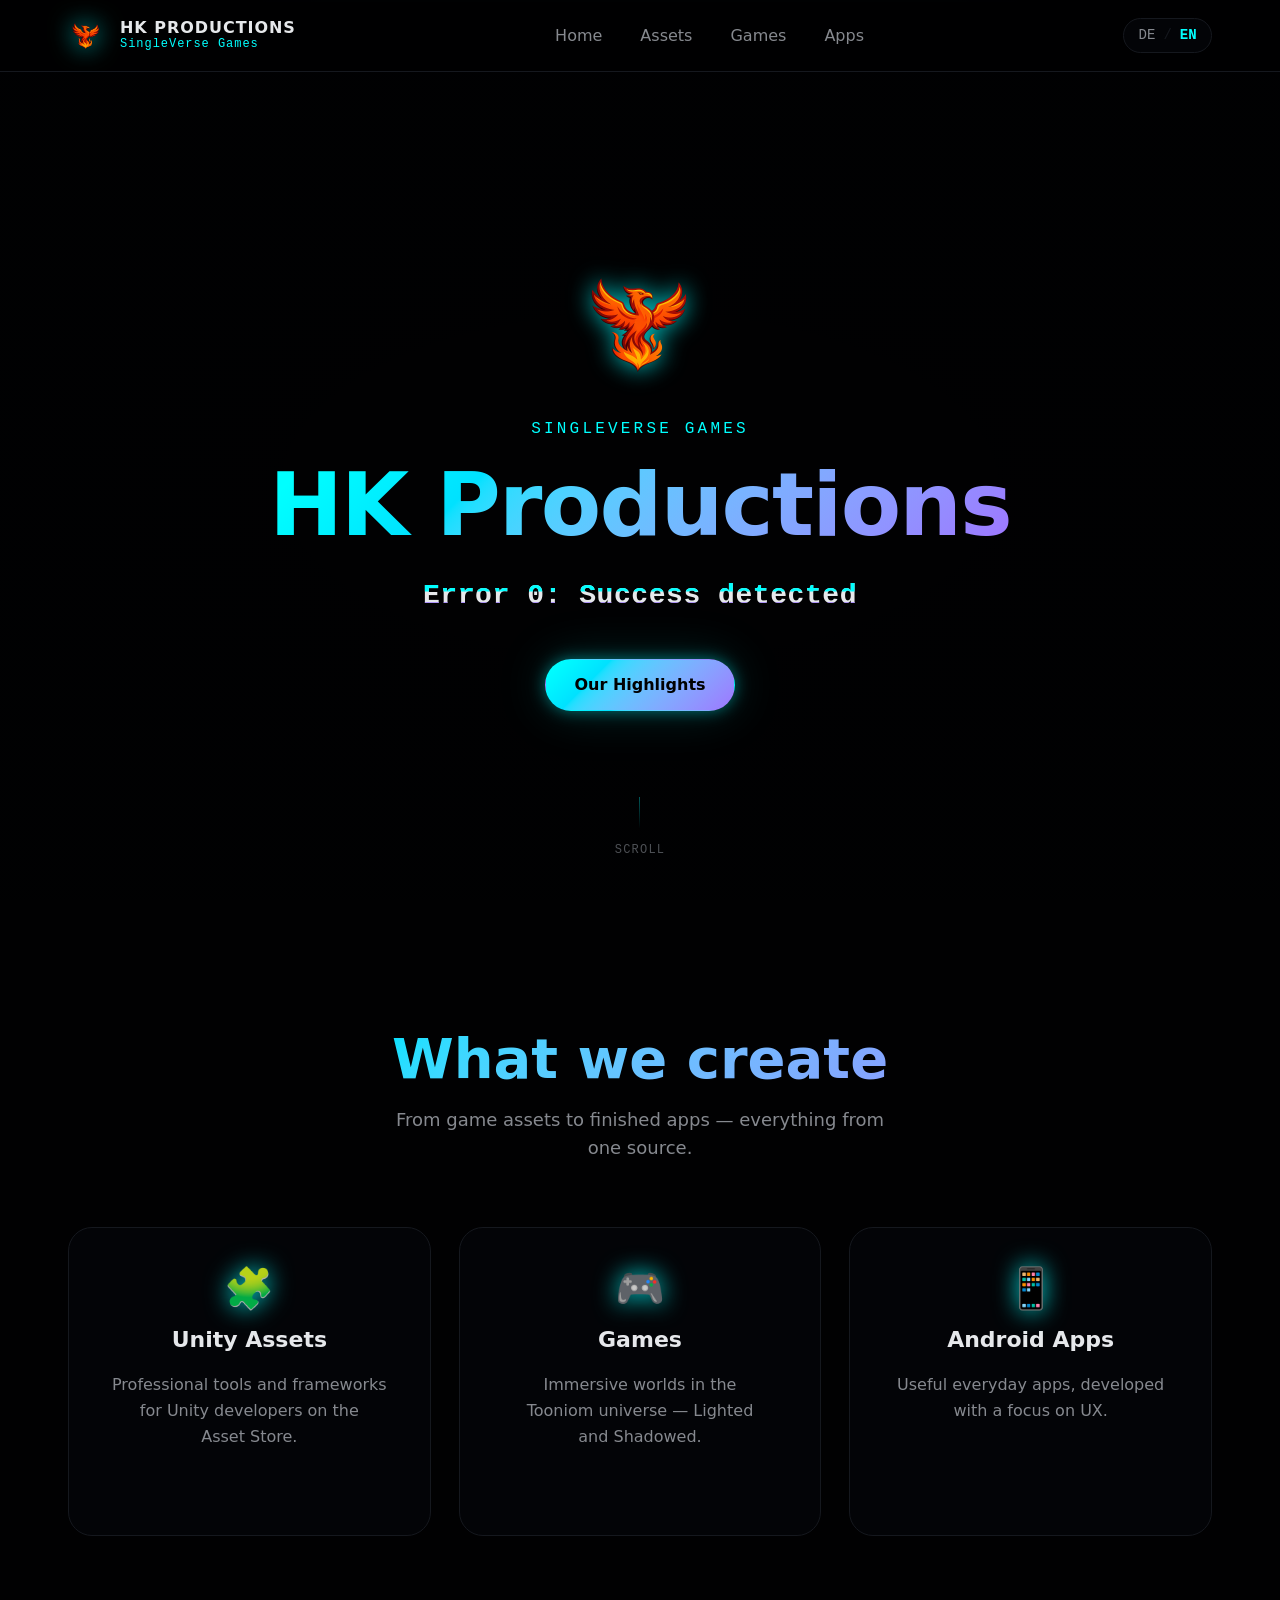
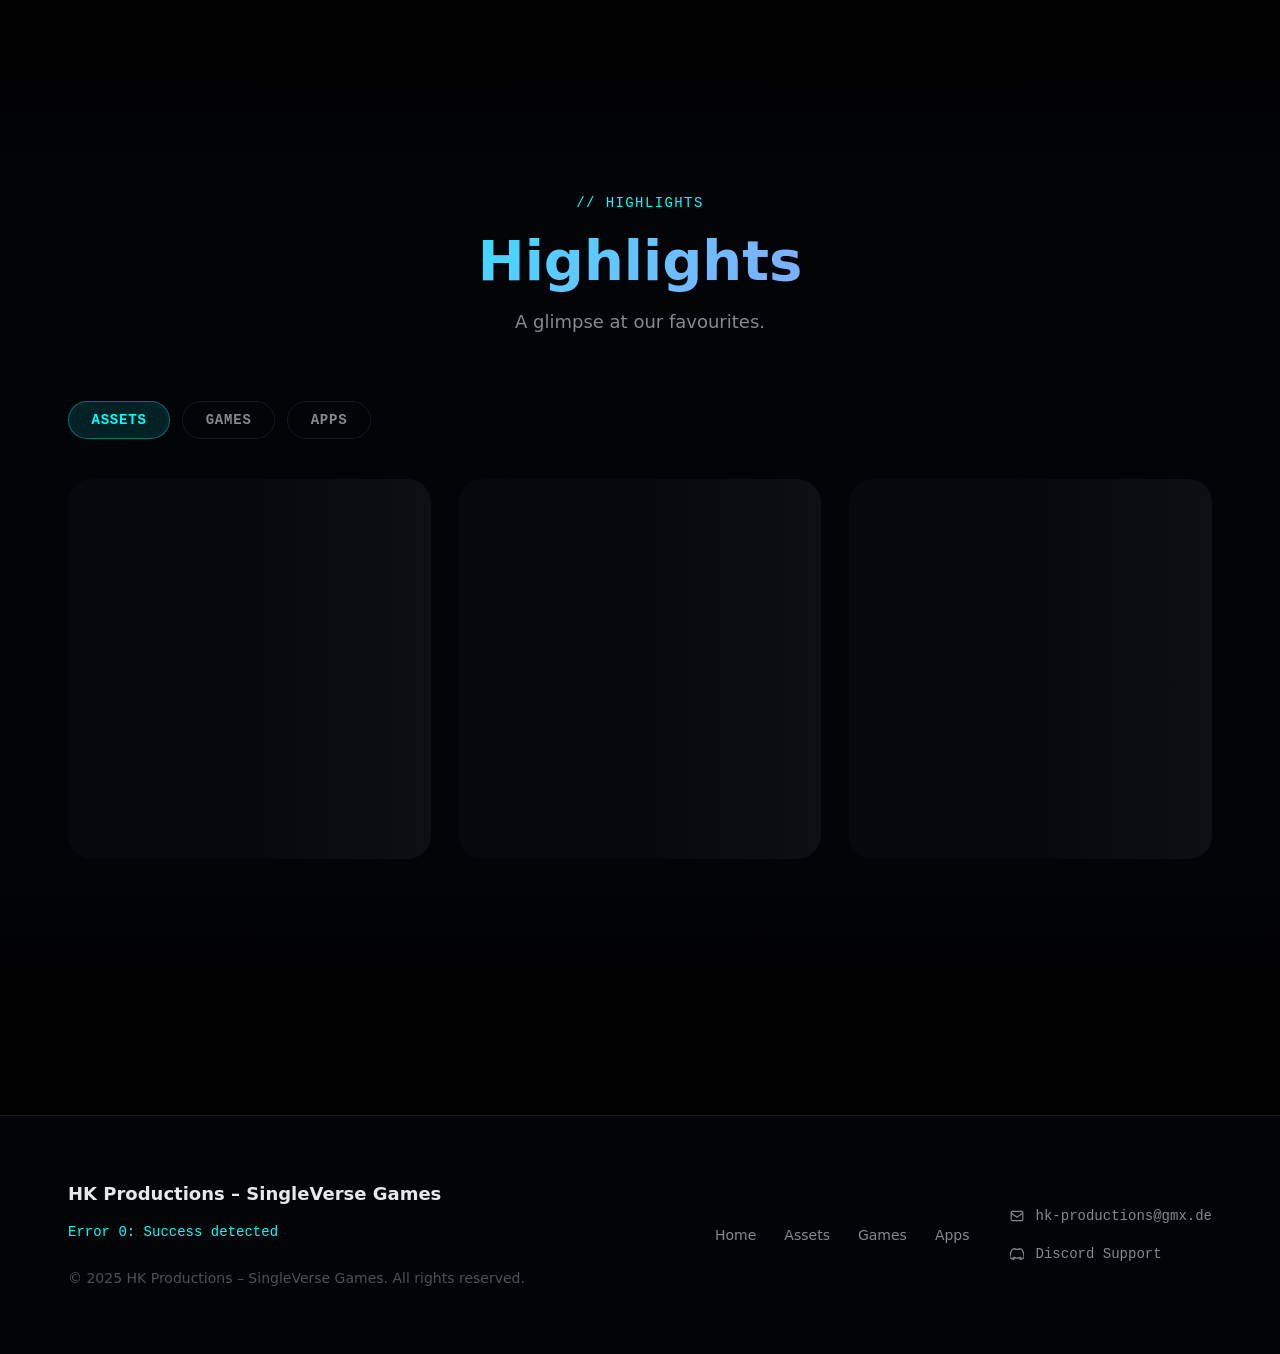
<file: index.html>
<!DOCTYPE html>
<html lang="de" data-page="">
<head>
  <meta charset="UTF-8">
  <meta name="viewport" content="width=device-width, initial-scale=1.0">

  <!-- ── SEO ───────────────────────────────────────────────────────── -->
  <title>HK Productions – SingleVerse Games | Error 0: Success detected</title>
  <meta name="description" content="HK Productions – SingleVerse Games entwickelt Unity Assets, immersive Spiele im Tooniom-Universum und durchdachte Android Apps. Error 0: Success detected.">
  <meta name="keywords" content="HK Productions, SingleVerse Games, Unity Assets, Tooniom, Android Apps, Indie Games, Game Development">
  <meta name="author" content="HK Productions">
  <meta name="robots" content="index, follow">
  <link rel="canonical" href="https://hk-gamestudio.github.io/">
  <link rel="alternate" hreflang="de" href="https://hk-gamestudio.github.io/">
  <link rel="alternate" hreflang="en" href="https://hk-gamestudio.github.io/">

  <!-- ── Open Graph ─────────────────────────────────────────────── -->
  <meta property="og:type"             content="website">
  <meta property="og:url"              content="https://hk-gamestudio.github.io/">
  <meta property="og:title"            content="HK Productions – SingleVerse Games">
  <meta property="og:description"      content="Unity Assets, Tooniom Games und Android Apps. Error 0: Success detected.">
  <meta property="og:image"            content="https://hk-gamestudio.github.io/icons/Cover_PC.png">
  <meta property="og:locale"           content="de_DE">
  <meta property="og:locale:alternate" content="en_US">

  <!-- ── Twitter Card ───────────────────────────────────────────── -->
  <meta name="twitter:card"        content="summary_large_image">
  <meta name="twitter:title"       content="HK Productions – SingleVerse Games">
  <meta name="twitter:description" content="Unity Assets, Tooniom Games und Android Apps.">
  <meta name="twitter:image"       content="https://hk-gamestudio.github.io/icons/Cover_PC.png">

  <!-- ── Structured Data ────────────────────────────────────────── -->
  <script type="application/ld+json">
  {
    "@context": "https://schema.org",
    "@type": "Organization",
    "name": "HK Productions",
    "alternateName": "HK Productions – SingleVerse Games",
    "description": "Game development studio creating Unity Assets, games and Android apps.",
    "url": "https://hk-gamestudio.github.io/",
    "logo": "https://hk-gamestudio.github.io/icons/Phönix.png",
    "email": "hk-productions@gmx.de",
    "sameAs": [],
    "makesOffer": [
      {
        "@type": "Offer",
        "itemOffered": {
          "@type": "SoftwareApplication",
          "name": "Asset Creator",
          "applicationCategory": "GameApplication",
          "operatingSystem": "Unity",
          "url": "https://assetstore.unity.com/packages/tools/game-toolkits/asset-creator-349982"
        }
      }
    ],
    "owns": [
      {
        "@type": "VideoGame",
        "name": "The Ocean",
        "genre": "3D Open World Horror Survival",
        "url": "https://hk-gamestudio.github.io/games/the-ocean"
      },
      {
        "@type": "VideoGame",
        "name": "Tooniom Universe",
        "description": "A collection of 6 games across two worlds: Lighted (Genesis, Legends, Triads) and Shadowed (Battlelands, Dreamlands, Storylands).",
        "url": "https://hk-gamestudio.github.io/games/"
      },
      {
        "@type": "MobileApplication",
        "name": "Rechnix",
        "operatingSystem": "Android",
        "url": "https://hk-gamestudio.github.io/apps/"
      },
      {
        "@type": "MobileApplication",
        "name": "ADHD Plan A",
        "operatingSystem": "Android",
        "url": "https://hk-gamestudio.github.io/apps/"
      },
      {
        "@type": "MobileApplication",
        "name": "Hive Memories",
        "operatingSystem": "Android",
        "url": "https://hk-gamestudio.github.io/apps/"
      }
    ]
  }
  </script>

  <!-- ── Favicon ────────────────────────────────────────────────── -->
  <link rel="icon" href="icons/favicon.ico" type="image/x-icon">
  <link rel="icon" type="image/png" sizes="32x32" href="icons/favicon.ico">

  <!-- ── CSS ────────────────────────────────────────────────────── -->
  <link rel="stylesheet" href="css/tokens.css">
  <link rel="stylesheet" href="css/reset.css">
  <link rel="stylesheet" href="css/global.css">
  <link rel="stylesheet" href="css/components.css">
  <link rel="stylesheet" href="css/animations.css">
  <link rel="stylesheet" href="css/home.css">
</head>
<body class="page">

  <!-- Scan line effect -->
  <div class="scanline" aria-hidden="true"></div>

  <!-- ── Navigation ─────────────────────────────────────────────── -->
  <nav class="nav" id="nav" role="navigation" aria-label="Hauptnavigation">
    <div class="nav__inner">
      <a href="/" class="nav__logo" aria-label="HK Productions – Home">
        <img src="icons/Phönix.png" alt="HK Productions Logo" class="nav__logo-img" width="36" height="36">
        <div class="nav__logo-text">
          <span class="nav__logo-name">HK Productions</span>
          <span class="nav__logo-sub">SingleVerse Games</span>
        </div>
      </a>

      <ul class="nav__links" role="list">
        <li><a href="/"        class="nav__link" data-page=""       data-i18n="nav.home">Start</a></li>
        <li><a href="/assets/" class="nav__link" data-page="assets" data-i18n="nav.assets">Assets</a></li>
        <li><a href="/games/"  class="nav__link" data-page="games"  data-i18n="nav.games">Spiele</a></li>
        <li><a href="/apps/"   class="nav__link" data-page="apps"   data-i18n="nav.apps">Apps</a></li>
      </ul>

      <div class="nav__right">
        <button class="lang-toggle" id="lang-toggle" aria-label="Sprache wechseln">
          <span class="lang-toggle__opt active" data-lang="de">DE</span>
          <span class="lang-toggle__sep">/</span>
          <span class="lang-toggle__opt" data-lang="en">EN</span>
        </button>
        <button class="nav__hamburger" id="nav-hamburger" aria-label="Menü öffnen" aria-expanded="false" aria-controls="nav-links">
          <span></span><span></span><span></span>
        </button>
      </div>
    </div>
  </nav>

  <main>

    <!-- ── Hero ──────────────────────────────────────────────────── -->
    <section class="hero" aria-label="Hero">
      <canvas class="hero__canvas" id="hero-canvas" aria-hidden="true"></canvas>

      <div class="hero__content">
        <img
          src="icons/Phönix.png"
          alt="HK Productions Phönix"
          class="hero__logo float fade-up"
          width="128"
          height="128"
        >
        <p class="hero__label fade-up fade-up--d1" data-i18n="home.hero_sub">SingleVerse Games</p>
        <h1 class="hero__title fade-up fade-up--d2">HK Productions</h1>
        <p class="hero__slogan fade-up fade-up--d3">
          <span class="glitch" data-text="Error 0: Success detected" data-i18n="home.hero_slogan">Error 0: Success detected</span>
        </p>
        <div class="hero__actions fade-up fade-up--d4">
          <a href="#showcase" class="btn btn--primary" data-i18n="home.hero_cta">Unsere Highlights</a>
        </div>
      </div>

      <div class="hero__scroll-hint" aria-hidden="true">
        <div class="hero__scroll-line"></div>
        <span data-i18n="home.hero_scroll">Scrollen</span>
      </div>
    </section>

    <!-- ── Feature Tiles ──────────────────────────────────────────── -->
    <section class="features section" aria-labelledby="features-title">
      <div class="container">
        <div class="section-header">
          <h2 id="features-title" data-i18n="home.features_title">Was wir erschaffen</h2>
          <p data-i18n="home.features_sub">Vom Game-Asset bis zur fertigen App – alles aus einer Hand.</p>
        </div>

        <div class="features__grid">
          <a href="/assets/" class="feature-tile reveal" data-reveal-delay="0">
            <span class="feature-tile__icon" aria-hidden="true">🧩</span>
            <h3 class="feature-tile__title" data-i18n="home.features.assets_title">Unity Assets</h3>
            <p class="feature-tile__desc" data-i18n="home.features.assets_desc">Professionelle Tools und Frameworks für Unity-Entwickler auf dem Asset Store.</p>
            <span class="feature-tile__arrow">→ ansehen</span>
          </a>

          <a href="/games/" class="feature-tile reveal" data-reveal-delay="100">
            <span class="feature-tile__icon" aria-hidden="true">🎮</span>
            <h3 class="feature-tile__title" data-i18n="home.features.games_title">Spiele</h3>
            <p class="feature-tile__desc" data-i18n="home.features.games_desc">Immersive Welten im Tooniom-Universum – Lighted und Shadowed.</p>
            <span class="feature-tile__arrow">→ entdecken</span>
          </a>

          <a href="/apps/" class="feature-tile reveal" data-reveal-delay="200">
            <span class="feature-tile__icon" aria-hidden="true">📱</span>
            <h3 class="feature-tile__title" data-i18n="home.features.apps_title">Android Apps</h3>
            <p class="feature-tile__desc" data-i18n="home.features.apps_desc">Nützliche Apps für den Alltag, entwickelt mit Fokus auf UX.</p>
            <span class="feature-tile__arrow">→ erkunden</span>
          </a>
        </div>
      </div>
    </section>

    <!-- ── Showcase ───────────────────────────────────────────────── -->
    <section class="showcase section" id="showcase" aria-labelledby="showcase-title">
      <div class="container">
        <p class="showcase__section-label" aria-hidden="true">// highlights</p>
        <div class="section-header">
          <h2 id="showcase-title" data-i18n="home.showcase_title">Highlights</h2>
          <p data-i18n="home.showcase_sub">Ein Blick auf unsere Favoriten.</p>
        </div>

        <div class="showcase__tabs" role="tablist" aria-label="Showcase-Kategorien">
          <button class="showcase__tab active" data-tab="assets" data-i18n="nav.assets" role="tab" aria-selected="true">Assets</button>
          <button class="showcase__tab" data-tab="games" data-i18n="nav.games" role="tab" aria-selected="false">Spiele</button>
          <button class="showcase__tab" data-tab="apps"  data-i18n="nav.apps"  role="tab" aria-selected="false">Apps</button>
        </div>

        <div class="cards-grid cards-grid--showcase" id="showcase-grid" role="tabpanel" aria-live="polite" aria-label="Showcase Cards">
          <!-- Dynamically loaded by cards.js -->
          <div class="skeleton skeleton-card"></div>
          <div class="skeleton skeleton-card"></div>
          <div class="skeleton skeleton-card"></div>
        </div>
      </div>
    </section>

  </main>

  <!-- ── Footer ─────────────────────────────────────────────────── -->
  <footer class="footer" role="contentinfo">
    <div class="footer__inner">
      <div class="footer__brand">
        <span class="footer__name">HK Productions – SingleVerse Games</span>
        <span class="footer__tagline" data-i18n="footer.tagline">Error 0: Success detected</span>
        <span class="footer__copy" data-i18n="footer.copy">© 2025 HK Productions. Alle Rechte vorbehalten.</span>
      </div>
      <nav class="footer__links" aria-label="Footer Navigation">
        <a href="/"        data-i18n="nav.home">Start</a>
        <a href="/assets/" data-i18n="nav.assets">Assets</a>
        <a href="/games/"  data-i18n="nav.games">Spiele</a>
        <a href="/apps/"   data-i18n="nav.apps">Apps</a>
      </nav>
      <div class="footer__contact">
        <a href="mailto:hk-productions@gmx.de" class="footer__contact-link">
          <svg width="14" height="14" viewBox="0 0 24 24" fill="none" stroke="currentColor" stroke-width="2" aria-hidden="true"><rect x="2" y="4" width="20" height="16" rx="2"/><path d="m2 7 10 7 10-7"/></svg>
          hk-productions@gmx.de
        </a>
        <a href="https://discord.gg/g8PKZPZ8Vh" target="_blank" rel="noopener noreferrer" class="footer__contact-link">
          <svg width="14" height="14" viewBox="0 0 24 24" fill="none" stroke="currentColor" stroke-width="2" aria-hidden="true"><path d="M20.317 4.37a19.791 19.791 0 0 0-4.885-1.515.074.074 0 0 0-.079.037c-.21.375-.444.864-.608 1.25a18.27 18.27 0 0 0-5.487 0 12.64 12.64 0 0 0-.617-1.25.077.077 0 0 0-.079-.037A19.736 19.736 0 0 0 3.677 4.37a.07.07 0 0 0-.032.027C.533 9.046-.32 13.58.099 18.057a.082.082 0 0 0 .031.057 19.9 19.9 0 0 0 5.993 3.03.078.078 0 0 0 .084-.028 14.09 14.09 0 0 0 1.226-1.994.076.076 0 0 0-.041-.106 13.107 13.107 0 0 1-1.872-.892.077.077 0 0 1-.008-.128 10.2 10.2 0 0 0 .372-.292.074.074 0 0 1 .077-.01c3.928 1.793 8.18 1.793 12.062 0a.074.074 0 0 1 .078.01c.12.098.246.198.373.292a.077.077 0 0 1-.006.127 12.299 12.299 0 0 1-1.873.892.077.077 0 0 0-.041.107c.36.698.772 1.362 1.225 1.993a.076.076 0 0 0 .084.028 19.839 19.839 0 0 0 6.002-3.03.077.077 0 0 0 .032-.054c.5-5.177-.838-9.674-3.549-13.66a.061.061 0 0 0-.031-.03z"/></svg>
          Discord Support
        </a>
      </div>
    </div>
  </footer>

  <script type="module" src="js/main.js"></script>
</body>
</html>
</file>
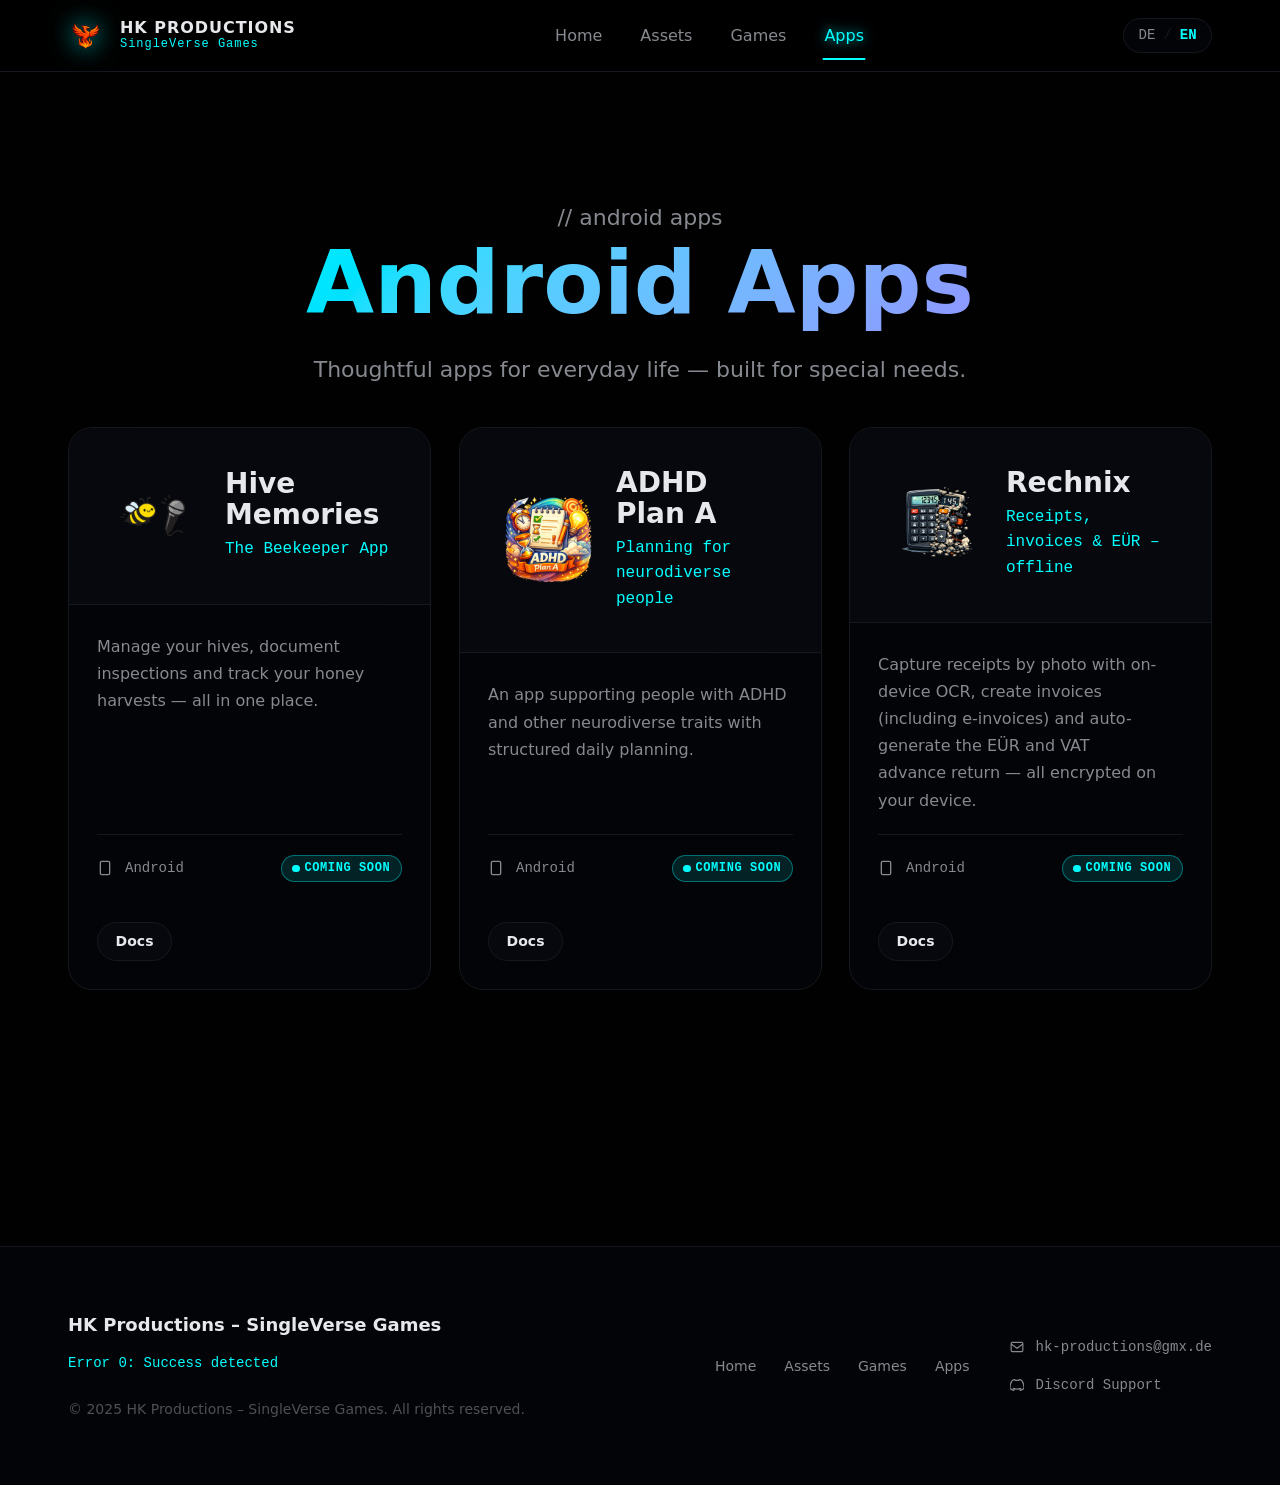
<file: apps/index.html>
<!DOCTYPE html>
<html lang="de" data-page="apps">
<head>
  <meta charset="UTF-8">
  <base href="/">
  <meta name="viewport" content="width=device-width, initial-scale=1.0">

  <!-- ── SEO ───────────────────────────────────────────────────────── -->
  <title>Android Apps | HK Productions – SingleVerse Games</title>
  <meta name="description" content="Android Apps von HK Productions: Hive Memories – die Imker-App, und ADHD Plan A – eine Planungs-App für neurodivergente Menschen. Bald verfügbar.">
  <meta name="keywords" content="Android Apps, Hive Memories, Imker App, ADHD Plan A, ADHS App, neurodivergent, HK Productions">
  <meta name="author" content="HK Productions">
  <meta name="robots" content="index, follow">
  <link rel="canonical" href="https://hk-gamestudio.github.io/apps/">
  <link rel="alternate" hreflang="de" href="https://hk-gamestudio.github.io/apps/">
  <link rel="alternate" hreflang="en" href="https://hk-gamestudio.github.io/apps/">

  <!-- ── Open Graph ─────────────────────────────────────────────── -->
  <meta property="og:type"             content="website">
  <meta property="og:url"              content="https://hk-gamestudio.github.io/apps/">
  <meta property="og:title"            content="Android Apps – HK Productions">
  <meta property="og:description"      content="Hive Memories und ADHD Plan A – durchdachte Android Apps von HK Productions.">
  <meta property="og:image"            content="https://hk-gamestudio.github.io/icons/Cover_Handy.png">
  <meta property="og:locale"           content="de_DE">
  <meta property="og:locale:alternate" content="en_US">

  <!-- ── Twitter Card ───────────────────────────────────────────── -->
  <meta name="twitter:card"        content="summary_large_image">
  <meta name="twitter:title"       content="Android Apps – HK Productions">
  <meta name="twitter:description" content="Hive Memories und ADHD Plan A – durchdachte Android Apps.">
  <meta name="twitter:image"       content="https://hk-gamestudio.github.io/icons/Cover_Handy.png">

  <!-- ── Structured Data ────────────────────────────────────────── -->
  <script type="application/ld+json">
  {
    "@context": "https://schema.org",
    "@type": "CollectionPage",
    "name": "Android Apps – HK Productions",
    "description": "Thoughtful Android apps: Hive Memories and ADHD Plan A.",
    "url": "https://hk-gamestudio.github.io/apps/",
    "isPartOf": {
      "@type": "WebSite",
      "name": "HK Productions – SingleVerse Games",
      "url": "https://hk-gamestudio.github.io/"
    },
    "mainEntity": {
      "@type": "ItemList",
      "numberOfItems": 3,
      "itemListElement": [
        {
          "@type": "ListItem",
          "position": 1,
          "item": {
            "@type": "MobileApplication",
            "name": "Rechnix",
            "operatingSystem": "Android",
            "applicationCategory": "FinanceApplication",
            "description": "Capture receipts by photo with on-device OCR, create invoices (including e-invoices) and auto-generate the EÜR (German cash-basis income statement) and VAT advance return — all encrypted on your device. For sole proprietors, freelancers and small businesses.",
            "url": "https://hk-gamestudio.github.io/docs/rechnix",
            "author": { "@type": "Organization", "name": "HK Productions" }
          }
        },
        {
          "@type": "ListItem",
          "position": 2,
          "item": {
            "@type": "MobileApplication",
            "name": "Hive Memories",
            "operatingSystem": "Android",
            "applicationCategory": "UtilitiesApplication",
            "description": "Manage your hives, document inspections and track your honey harvests — all in one place. The beekeeper app by HK Productions.",
            "url": "https://hk-gamestudio.github.io/docs/hive-memories",
            "author": { "@type": "Organization", "name": "HK Productions" }
          }
        },
        {
          "@type": "ListItem",
          "position": 3,
          "item": {
            "@type": "MobileApplication",
            "name": "ADHD Plan A",
            "operatingSystem": "Android",
            "applicationCategory": "UtilitiesApplication",
            "description": "An app supporting people with ADHD and other neurodiverse traits with structured daily planning.",
            "url": "https://hk-gamestudio.github.io/docs/adhd-plan-a",
            "author": { "@type": "Organization", "name": "HK Productions" }
          }
        }
      ]
    }
  }
  </script>

  <!-- ── Favicon ────────────────────────────────────────────────── -->
  <link rel="icon" href="icons/favicon.ico" type="image/x-icon">

  <!-- ── CSS ────────────────────────────────────────────────────── -->
  <link rel="stylesheet" href="css/tokens.css">
  <link rel="stylesheet" href="css/reset.css">
  <link rel="stylesheet" href="css/global.css">
  <link rel="stylesheet" href="css/components.css">
  <link rel="stylesheet" href="css/animations.css">
  <link rel="stylesheet" href="css/apps-page.css">
</head>
<body class="page apps-page">

  <div class="scanline" aria-hidden="true"></div>

  <!-- ── Navigation ─────────────────────────────────────────────── -->
  <nav class="nav" id="nav" role="navigation" aria-label="Hauptnavigation">
    <div class="nav__inner">
      <a href="/" class="nav__logo" aria-label="HK Productions – Home">
        <img src="icons/Phönix.png" alt="HK Productions Logo" class="nav__logo-img" width="36" height="36">
        <div class="nav__logo-text">
          <span class="nav__logo-name">HK Productions</span>
          <span class="nav__logo-sub">SingleVerse Games</span>
        </div>
      </a>

      <ul class="nav__links" role="list">
        <li><a href="/"        class="nav__link" data-page=""       data-i18n="nav.home">Start</a></li>
        <li><a href="/assets/" class="nav__link" data-page="assets" data-i18n="nav.assets">Assets</a></li>
        <li><a href="/games/"  class="nav__link" data-page="games"  data-i18n="nav.games">Spiele</a></li>
        <li><a href="/apps/"   class="nav__link" data-page="apps"   data-i18n="nav.apps">Apps</a></li>
      </ul>

      <div class="nav__right">
        <button class="lang-toggle" id="lang-toggle" aria-label="Sprache wechseln">
          <span class="lang-toggle__opt active" data-lang="de">DE</span>
          <span class="lang-toggle__sep">/</span>
          <span class="lang-toggle__opt" data-lang="en">EN</span>
        </button>
        <button class="nav__hamburger" id="nav-hamburger" aria-label="Menü öffnen" aria-expanded="false">
          <span></span><span></span><span></span>
        </button>
      </div>
    </div>
  </nav>

  <main>

    <!-- ── Page Hero ──────────────────────────────────────────────── -->
    <section class="page-hero" aria-labelledby="apps-title">
      <div class="container">
        <p class="showcase__section-label fade-up" aria-hidden="true">// android apps</p>
        <h1 id="apps-title" class="fade-up fade-up--d1" data-i18n="apps.title">Android Apps</h1>
        <p class="fade-up fade-up--d2" data-i18n="apps.sub">Durchdachte Apps für den Alltag – für besondere Bedürfnisse entwickelt.</p>
      </div>
    </section>

    <!-- ── Apps Grid ──────────────────────────────────────────────── -->
    <section class="section" style="padding-top: 0;" aria-label="Apps">
      <div class="container">
        <div class="cards-grid" id="apps-grid" aria-live="polite" aria-label="Android Apps">
          <!-- Loaded by cards.js -->
          <div class="skeleton skeleton-card"></div>
          <div class="skeleton skeleton-card"></div>
        </div>
      </div>
    </section>

  </main>

  <!-- ── Footer ─────────────────────────────────────────────────── -->
  <footer class="footer" role="contentinfo">
    <div class="footer__inner">
      <div class="footer__brand">
        <span class="footer__name">HK Productions – SingleVerse Games</span>
        <span class="footer__tagline" data-i18n="footer.tagline">Error 0: Success detected</span>
        <span class="footer__copy" data-i18n="footer.copy">© 2025 HK Productions. Alle Rechte vorbehalten.</span>
      </div>
      <nav class="footer__links" aria-label="Footer Navigation">
        <a href="/"        data-i18n="nav.home">Start</a>
        <a href="/assets/" data-i18n="nav.assets">Assets</a>
        <a href="/games/"  data-i18n="nav.games">Spiele</a>
        <a href="/apps/"   data-i18n="nav.apps">Apps</a>
      </nav>
      <div class="footer__contact">
        <a href="mailto:hk-productions@gmx.de" class="footer__contact-link">
          <svg width="14" height="14" viewBox="0 0 24 24" fill="none" stroke="currentColor" stroke-width="2" aria-hidden="true"><rect x="2" y="4" width="20" height="16" rx="2"/><path d="m2 7 10 7 10-7"/></svg>
          hk-productions@gmx.de
        </a>
        <a href="https://discord.gg/g8PKZPZ8Vh" target="_blank" rel="noopener noreferrer" class="footer__contact-link">
          <svg width="14" height="14" viewBox="0 0 24 24" fill="none" stroke="currentColor" stroke-width="2" aria-hidden="true"><path d="M20.317 4.37a19.791 19.791 0 0 0-4.885-1.515.074.074 0 0 0-.079.037c-.21.375-.444.864-.608 1.25a18.27 18.27 0 0 0-5.487 0 12.64 12.64 0 0 0-.617-1.25.077.077 0 0 0-.079-.037A19.736 19.736 0 0 0 3.677 4.37a.07.07 0 0 0-.032.027C.533 9.046-.32 13.58.099 18.057a.082.082 0 0 0 .031.057 19.9 19.9 0 0 0 5.993 3.03.078.078 0 0 0 .084-.028 14.09 14.09 0 0 0 1.226-1.994.076.076 0 0 0-.041-.106 13.107 13.107 0 0 1-1.872-.892.077.077 0 0 1-.008-.128 10.2 10.2 0 0 0 .372-.292.074.074 0 0 1 .077-.01c3.928 1.793 8.18 1.793 12.062 0a.074.074 0 0 1 .078.01c.12.098.246.198.373.292a.077.077 0 0 1-.006.127 12.299 12.299 0 0 1-1.873.892.077.077 0 0 0-.041.107c.36.698.772 1.362 1.225 1.993a.076.076 0 0 0 .084.028 19.839 19.839 0 0 0 6.002-3.03.077.077 0 0 0 .032-.054c.5-5.177-.838-9.674-3.549-13.66a.061.061 0 0 0-.031-.03z"/></svg>
          Discord Support
        </a>
      </div>
    </div>
  </footer>

  <script type="module" src="js/main.js"></script>
</body>
</html>
</file>
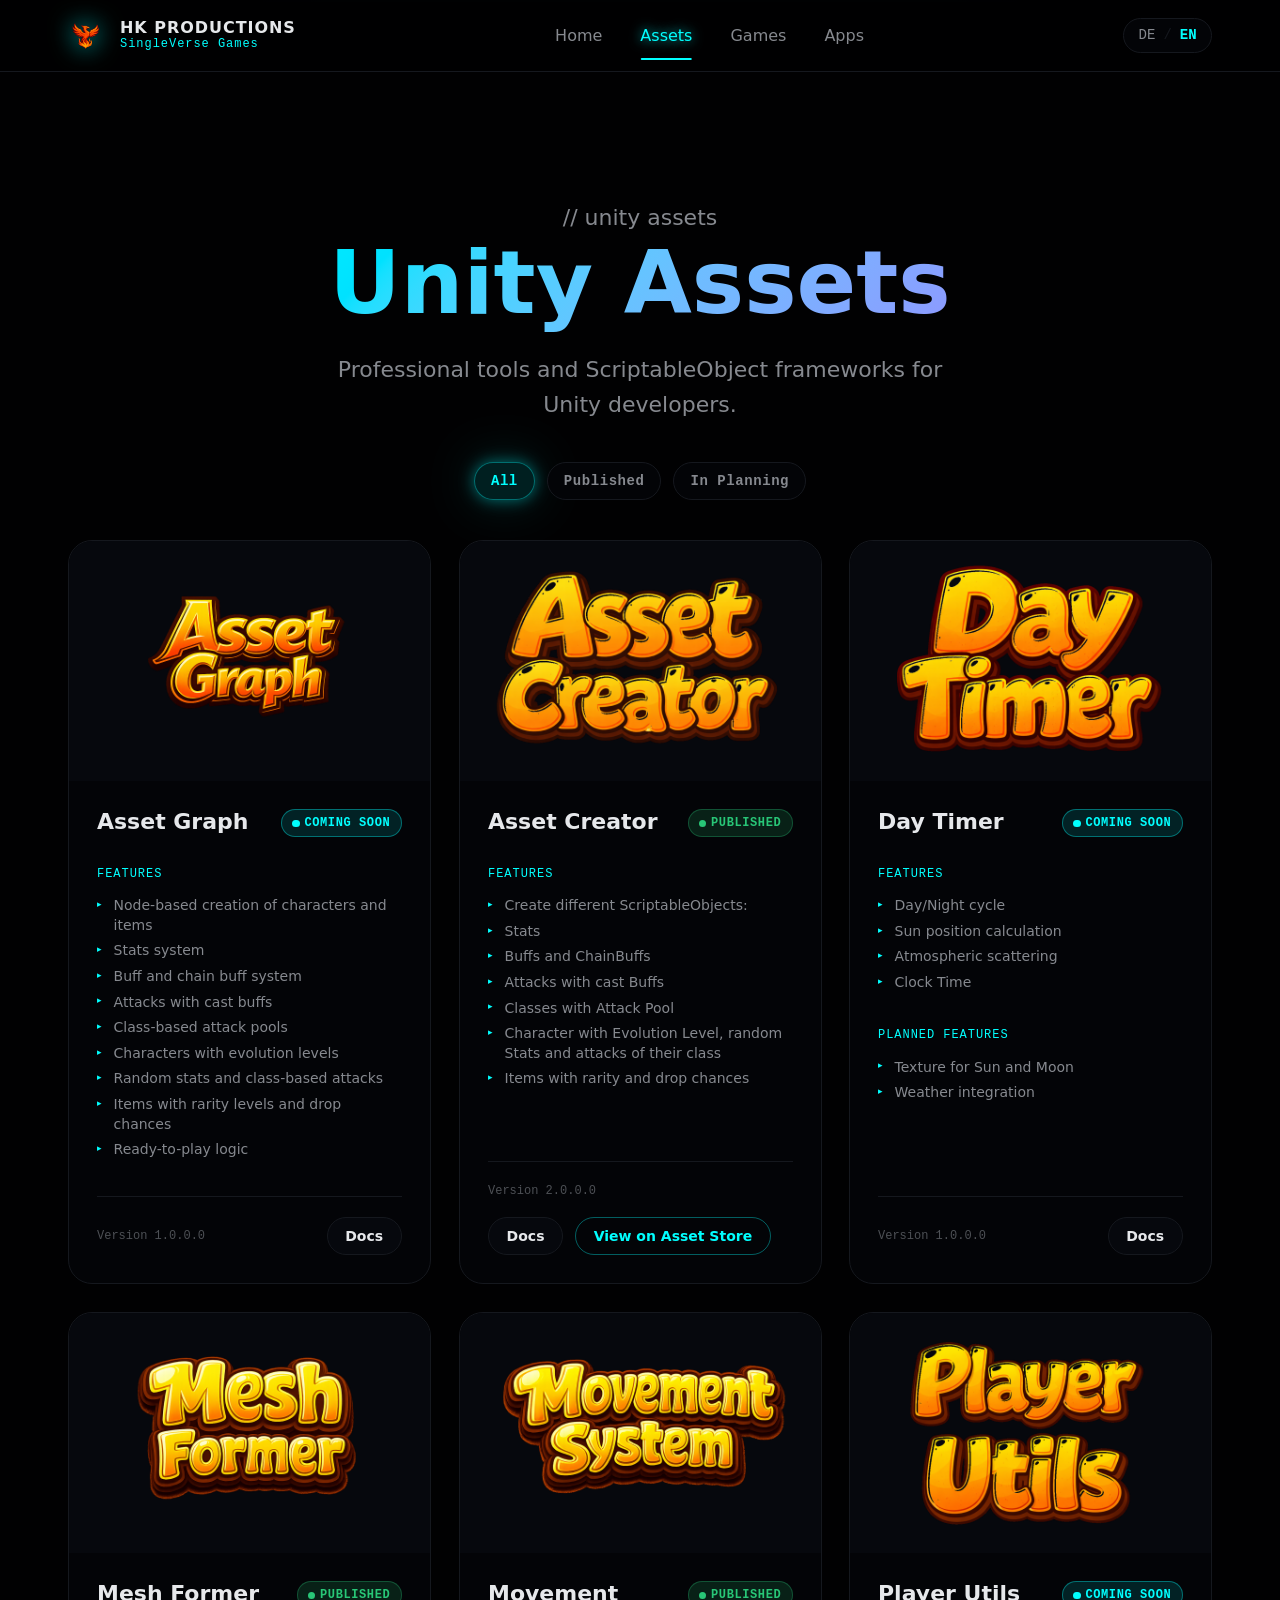
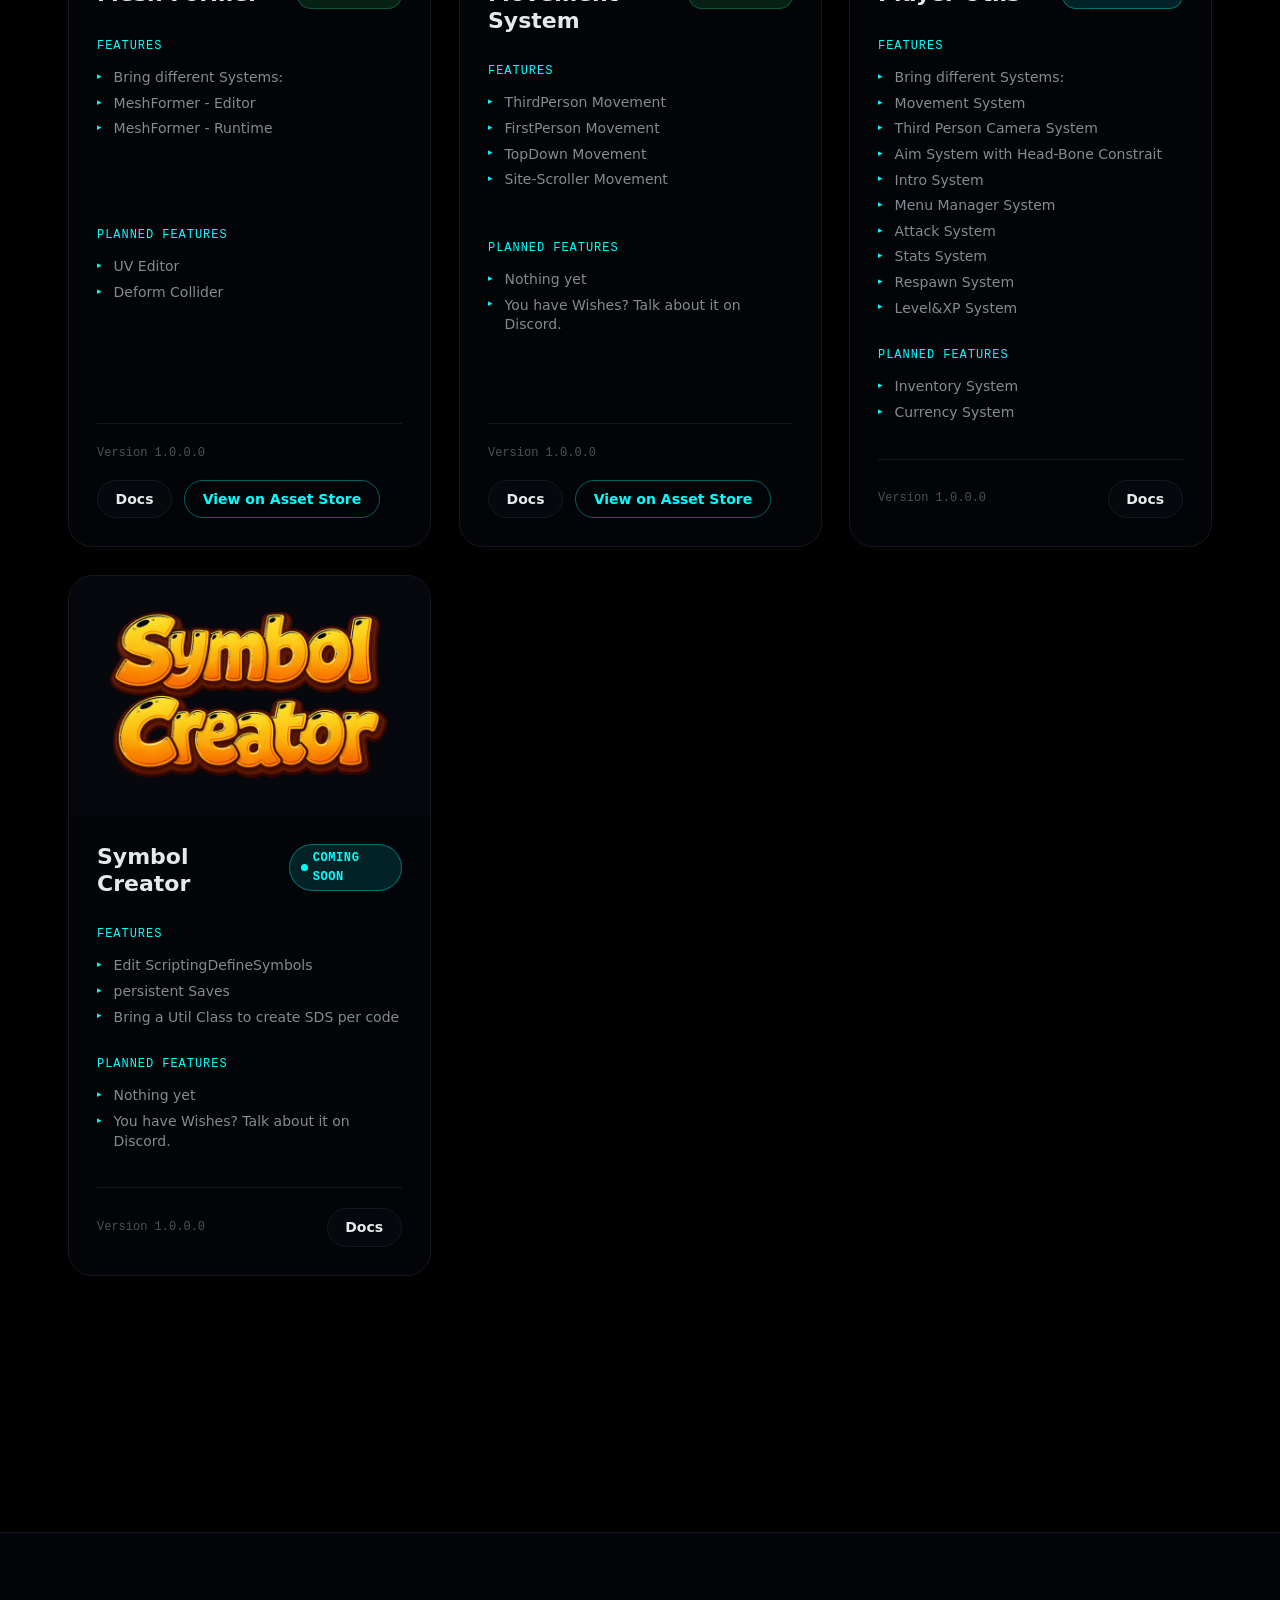
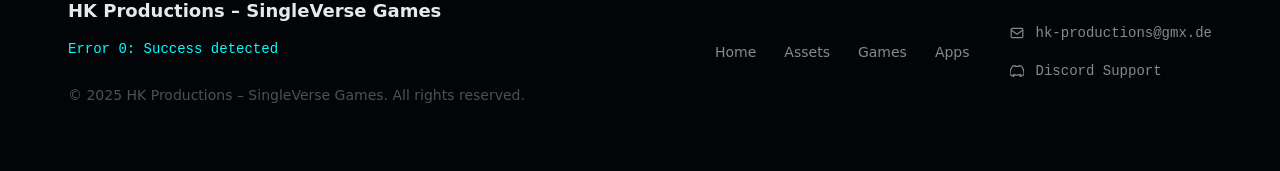
<file: assets/index.html>
<!DOCTYPE html>
<html lang="de" data-page="assets">
<head>
  <meta charset="UTF-8">
  <base href="/">
  <meta name="viewport" content="width=device-width, initial-scale=1.0">

  <!-- ── SEO ───────────────────────────────────────────────────────── -->
  <title>Unity Assets | HK Productions – SingleVerse Games</title>
  <meta name="description" content="Professionelle Unity Assets und ScriptableObject-Frameworks von HK Productions – SingleVerse Games. Inklusive Asset Creator, DayTimer, MeshFormer und mehr.">
  <meta name="keywords" content="Unity Assets, ScriptableObject, Asset Creator, DayTimer, MeshFormer, MovementSystem, PlayerUtils, SymbolCreator, Game Development Tools">
  <meta name="author" content="HK Productions">
  <meta name="robots" content="index, follow">
  <link rel="canonical" href="https://hk-gamestudio.github.io/assets/">
  <link rel="alternate" hreflang="de" href="https://hk-gamestudio.github.io/assets/">
  <link rel="alternate" hreflang="en" href="https://hk-gamestudio.github.io/assets/">

  <!-- ── Open Graph ─────────────────────────────────────────────── -->
  <meta property="og:type"             content="website">
  <meta property="og:url"              content="https://hk-gamestudio.github.io/assets/">
  <meta property="og:title"            content="Unity Assets – HK Productions">
  <meta property="og:description"      content="Professionelle Unity Assets und ScriptableObject-Frameworks für Game Developer.">
  <meta property="og:image"            content="https://hk-gamestudio.github.io/icons/Cover_PC.png">
  <meta property="og:locale"           content="de_DE">
  <meta property="og:locale:alternate" content="en_US">

  <!-- ── Twitter Card ───────────────────────────────────────────── -->
  <meta name="twitter:card"        content="summary_large_image">
  <meta name="twitter:title"       content="Unity Assets – HK Productions">
  <meta name="twitter:description" content="Professionelle Unity Assets und ScriptableObject-Frameworks.">
  <meta name="twitter:image"       content="https://hk-gamestudio.github.io/icons/Cover_PC.png">

  <!-- ── Structured Data ────────────────────────────────────────── -->
  <script type="application/ld+json">
  {
    "@context": "https://schema.org",
    "@type": "CollectionPage",
    "name": "Unity Assets – HK Productions",
    "description": "Professional Unity Assets and ScriptableObject frameworks.",
    "url": "https://hk-gamestudio.github.io/assets/",
    "isPartOf": {
      "@type": "WebSite",
      "name": "HK Productions – SingleVerse Games",
      "url": "https://hk-gamestudio.github.io/"
    },
    "mainEntity": {
      "@type": "ItemList",
      "numberOfItems": 7,
      "itemListElement": [
        {
          "@type": "ListItem",
          "position": 1,
          "item": {
            "@type": "SoftwareApplication",
            "name": "Asset Graph",
            "applicationCategory": "GameApplication",
            "operatingSystem": "Unity",
            "softwareVersion": "1.0.0.0",
            "description": "Node-based creation of characters and items with Stats, Buff and Chain-Buff systems, class-based attack pools, evolution levels, rarity and drop chances — ready-to-play logic out of the box.",
            "author": { "@type": "Organization", "name": "HK Productions" }
          }
        },
        {
          "@type": "ListItem",
          "position": 2,
          "item": {
            "@type": "SoftwareApplication",
            "name": "Asset Creator",
            "applicationCategory": "GameApplication",
            "operatingSystem": "Unity",
            "softwareVersion": "2.0.0.0",
            "description": "Create different ScriptableObjects: Stats, Buffs, ChainBuffs, Attacks with cast Buffs, Classes with Attack Pool, Characters with Evolution Level and random Stats, Items with rarity and drop chances.",
            "url": "https://assetstore.unity.com/packages/tools/game-toolkits/asset-creator-349982",
            "offers": { "@type": "Offer", "availability": "https://schema.org/InStock" },
            "author": { "@type": "Organization", "name": "HK Productions" }
          }
        },
        {
          "@type": "ListItem",
          "position": 3,
          "item": {
            "@type": "SoftwareApplication",
            "name": "DayTimer",
            "applicationCategory": "GameApplication",
            "operatingSystem": "Unity",
            "softwareVersion": "1.0.0.0",
            "description": "Day/Night cycle system with sun position calculation, atmospheric scattering and clock time for Unity.",
            "author": { "@type": "Organization", "name": "HK Productions" }
          }
        },
        {
          "@type": "ListItem",
          "position": 4,
          "item": {
            "@type": "SoftwareApplication",
            "name": "MeshFormer",
            "applicationCategory": "GameApplication",
            "operatingSystem": "Unity",
            "softwareVersion": "1.0.0.0",
            "description": "MeshFormer Editor and Runtime systems for Unity mesh manipulation.",
            "url": "https://assetstore.unity.com/packages/tools/modeling/mesh-former-362114",
            "offers": { "@type": "Offer", "availability": "https://schema.org/InStock" },
            "author": { "@type": "Organization", "name": "HK Productions" }
          }
        },
        {
          "@type": "ListItem",
          "position": 5,
          "item": {
            "@type": "SoftwareApplication",
            "name": "MovementSystem",
            "applicationCategory": "GameApplication",
            "operatingSystem": "Unity",
            "softwareVersion": "1.0.0.0",
            "description": "ThirdPerson, FirstPerson, TopDown and Side-Scroller movement controllers for Unity.",
            "url": "https://assetstore.unity.com/packages/3d/characters/movement-systems-362624",
            "offers": { "@type": "Offer", "availability": "https://schema.org/InStock" },
            "author": { "@type": "Organization", "name": "HK Productions" }
          }
        },
        {
          "@type": "ListItem",
          "position": 5,
          "item": {
            "@type": "SoftwareApplication",
            "name": "PlayerUtils",
            "applicationCategory": "GameApplication",
            "operatingSystem": "Unity",
            "softwareVersion": "1.0.0.0",
            "description": "Complete player system bundle: Movement, Third Person Camera, Aim System with Head-Bone Constraint, Intro, Menu Manager, Attack, Stats, Respawn, Level & XP systems.",
            "author": { "@type": "Organization", "name": "HK Productions" }
          }
        },
        {
          "@type": "ListItem",
          "position": 6,
          "item": {
            "@type": "SoftwareApplication",
            "name": "SymbolCreator",
            "applicationCategory": "GameApplication",
            "operatingSystem": "Unity",
            "softwareVersion": "1.0.0.0",
            "description": "Edit ScriptingDefineSymbols with persistent saves and a utility class to create SDS via code.",
            "author": { "@type": "Organization", "name": "HK Productions" }
          }
        }
      ]
    }
  }
  </script>

  <!-- ── Favicon ────────────────────────────────────────────────── -->
  <link rel="icon" href="icons/favicon.ico" type="image/x-icon">

  <!-- ── CSS ────────────────────────────────────────────────────── -->
  <link rel="stylesheet" href="css/tokens.css">
  <link rel="stylesheet" href="css/reset.css">
  <link rel="stylesheet" href="css/global.css">
  <link rel="stylesheet" href="css/components.css">
  <link rel="stylesheet" href="css/animations.css">
  <link rel="stylesheet" href="css/assets-page.css">
</head>
<body class="page assets-page">

  <div class="scanline" aria-hidden="true"></div>

  <!-- ── Navigation ─────────────────────────────────────────────── -->
  <nav class="nav" id="nav" role="navigation" aria-label="Hauptnavigation">
    <div class="nav__inner">
      <a href="/" class="nav__logo" aria-label="HK Productions – Home">
        <img src="icons/Phönix.png" alt="HK Productions Logo" class="nav__logo-img" width="36" height="36">
        <div class="nav__logo-text">
          <span class="nav__logo-name">HK Productions</span>
          <span class="nav__logo-sub">SingleVerse Games</span>
        </div>
      </a>

      <ul class="nav__links" role="list">
        <li><a href="/"         class="nav__link" data-page=""       data-i18n="nav.home">Start</a></li>
        <li><a href="/assets/"  class="nav__link" data-page="assets" data-i18n="nav.assets">Assets</a></li>
        <li><a href="/games/"   class="nav__link" data-page="games"  data-i18n="nav.games">Spiele</a></li>
        <li><a href="/apps/"    class="nav__link" data-page="apps"   data-i18n="nav.apps">Apps</a></li>
      </ul>

      <div class="nav__right">
        <button class="lang-toggle" id="lang-toggle" aria-label="Sprache wechseln">
          <span class="lang-toggle__opt active" data-lang="de">DE</span>
          <span class="lang-toggle__sep">/</span>
          <span class="lang-toggle__opt" data-lang="en">EN</span>
        </button>
        <button class="nav__hamburger" id="nav-hamburger" aria-label="Menü öffnen" aria-expanded="false">
          <span></span><span></span><span></span>
        </button>
      </div>
    </div>
  </nav>

  <main>

    <!-- ── Page Hero ──────────────────────────────────────────────── -->
    <section class="page-hero" aria-labelledby="assets-title">
      <div class="container">
        <p class="showcase__section-label fade-up" aria-hidden="true">// unity assets</p>
        <h1 id="assets-title" class="fade-up fade-up--d1" data-i18n="assets.title">Unity Assets</h1>
        <p class="fade-up fade-up--d2" data-i18n="assets.sub">Professionelle Tools und ScriptableObject-Frameworks für Unity-Entwickler.</p>
      </div>
    </section>

    <!-- ── Filter + Grid ──────────────────────────────────────────── -->
    <section class="section" style="padding-top: 0;" aria-label="Assets">
      <div class="container">

        <div class="filter-bar" id="assets-filter" role="group" aria-label="Filter">
          <button class="filter-btn active" data-filter="all"       data-i18n="assets.filter_all">Alle</button>
          <button class="filter-btn"        data-filter="published" data-i18n="assets.filter_published">Veröffentlicht</button>
          <button class="filter-btn"        data-filter="planned"   data-i18n="assets.filter_planned">In Planung</button>
        </div>

        <div class="cards-grid" id="assets-grid" aria-live="polite" aria-label="Unity Assets">
          <!-- Loaded by cards.js -->
          <div class="skeleton skeleton-card"></div>
          <div class="skeleton skeleton-card"></div>
          <div class="skeleton skeleton-card"></div>
          <div class="skeleton skeleton-card"></div>
          <div class="skeleton skeleton-card"></div>
          <div class="skeleton skeleton-card"></div>
        </div>

      </div>
    </section>

  </main>

  <!-- ── Footer ─────────────────────────────────────────────────── -->
  <footer class="footer" role="contentinfo">
    <div class="footer__inner">
      <div class="footer__brand">
        <span class="footer__name">HK Productions – SingleVerse Games</span>
        <span class="footer__tagline" data-i18n="footer.tagline">Error 0: Success detected</span>
        <span class="footer__copy" data-i18n="footer.copy">© 2025 HK Productions. Alle Rechte vorbehalten.</span>
      </div>
      <nav class="footer__links" aria-label="Footer Navigation">
        <a href="/"        data-i18n="nav.home">Start</a>
        <a href="/assets/" data-i18n="nav.assets">Assets</a>
        <a href="/games/"  data-i18n="nav.games">Spiele</a>
        <a href="/apps/"   data-i18n="nav.apps">Apps</a>
      </nav>
      <div class="footer__contact">
        <a href="mailto:hk-productions@gmx.de" class="footer__contact-link">
          <svg width="14" height="14" viewBox="0 0 24 24" fill="none" stroke="currentColor" stroke-width="2" aria-hidden="true"><rect x="2" y="4" width="20" height="16" rx="2"/><path d="m2 7 10 7 10-7"/></svg>
          hk-productions@gmx.de
        </a>
        <a href="https://discord.gg/g8PKZPZ8Vh" target="_blank" rel="noopener noreferrer" class="footer__contact-link">
          <svg width="14" height="14" viewBox="0 0 24 24" fill="none" stroke="currentColor" stroke-width="2" aria-hidden="true"><path d="M20.317 4.37a19.791 19.791 0 0 0-4.885-1.515.074.074 0 0 0-.079.037c-.21.375-.444.864-.608 1.25a18.27 18.27 0 0 0-5.487 0 12.64 12.64 0 0 0-.617-1.25.077.077 0 0 0-.079-.037A19.736 19.736 0 0 0 3.677 4.37a.07.07 0 0 0-.032.027C.533 9.046-.32 13.58.099 18.057a.082.082 0 0 0 .031.057 19.9 19.9 0 0 0 5.993 3.03.078.078 0 0 0 .084-.028 14.09 14.09 0 0 0 1.226-1.994.076.076 0 0 0-.041-.106 13.107 13.107 0 0 1-1.872-.892.077.077 0 0 1-.008-.128 10.2 10.2 0 0 0 .372-.292.074.074 0 0 1 .077-.01c3.928 1.793 8.18 1.793 12.062 0a.074.074 0 0 1 .078.01c.12.098.246.198.373.292a.077.077 0 0 1-.006.127 12.299 12.299 0 0 1-1.873.892.077.077 0 0 0-.041.107c.36.698.772 1.362 1.225 1.993a.076.076 0 0 0 .084.028 19.839 19.839 0 0 0 6.002-3.03.077.077 0 0 0 .032-.054c.5-5.177-.838-9.674-3.549-13.66a.061.061 0 0 0-.031-.03z"/></svg>
          Discord Support
        </a>
      </div>
    </div>
  </footer>

  <script type="module" src="js/main.js"></script>
</body>
</html>
</file>
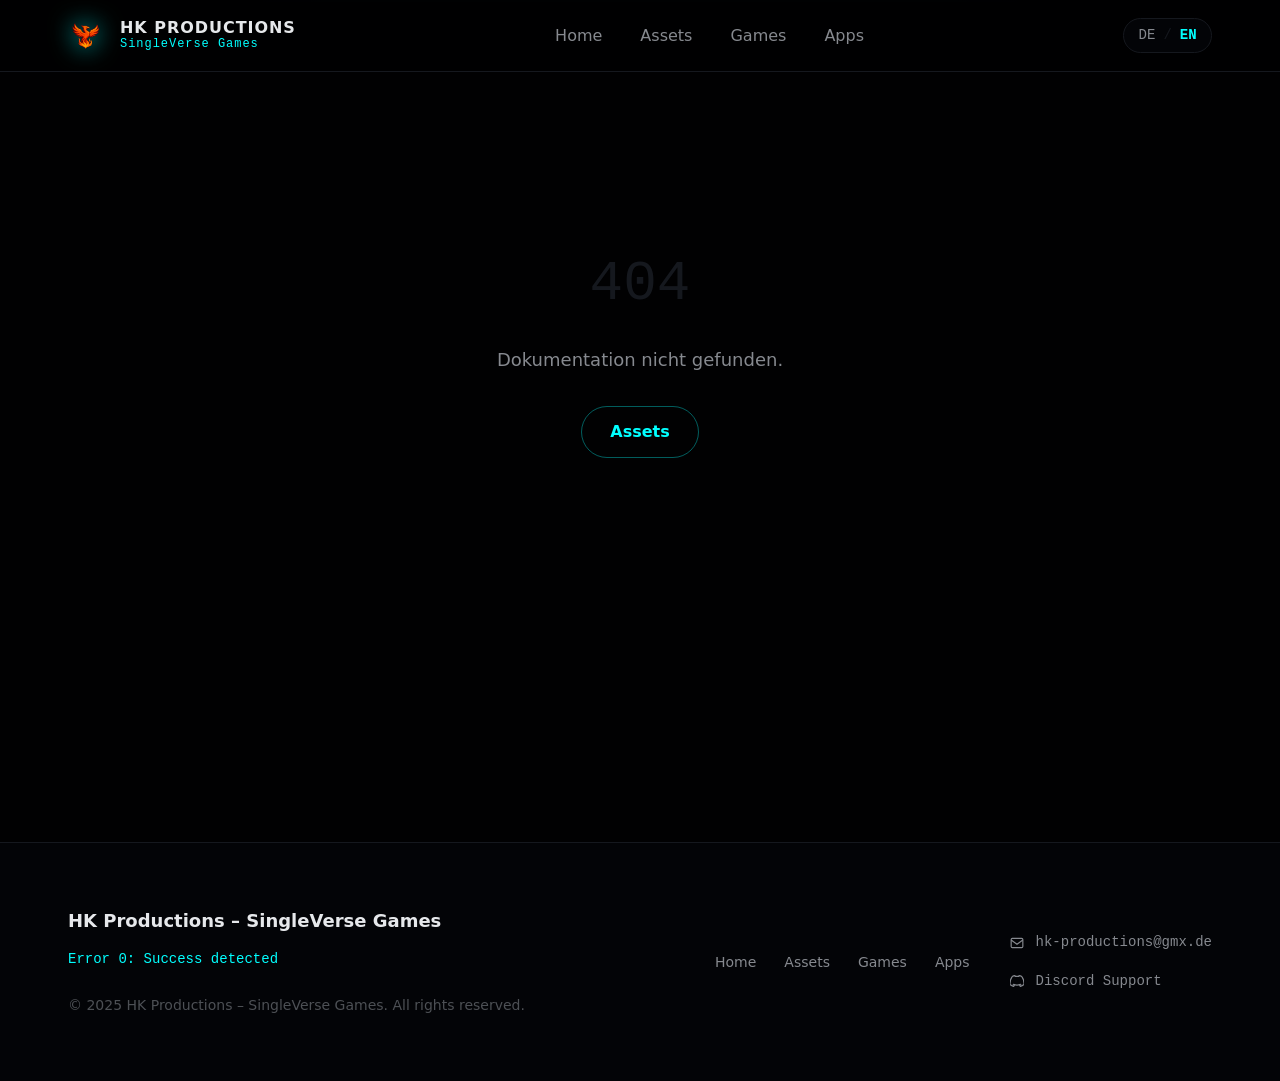
<file: docs/index.html>
<!DOCTYPE html>
<html lang="de" data-page="docs">
<head>
  <meta charset="UTF-8">
  <meta name="viewport" content="width=device-width, initial-scale=1.0">

  <!-- ── SEO ───────────────────────────────────────────────────────── -->
  <title>Dokumentation | HK Productions – SingleVerse Games</title>
  <meta name="description" content="Technische Dokumentation für Unity Assets, Spiele und Android Apps von HK Productions – SingleVerse Games. Anleitungen, Referenzen und Tutorials.">
  <meta name="keywords" content="Dokumentation, Unity Assets, HK Productions, SingleVerse Games, Anleitung, Tutorial, Asset Creator, DayTimer, Tooniom, ADHD Plan A">
  <meta name="author" content="HK Productions">
  <meta name="robots" content="index, follow">
  <link rel="canonical" href="https://hk-gamestudio.github.io/docs/">
  <link rel="alternate" hreflang="de" href="https://hk-gamestudio.github.io/docs/">
  <link rel="alternate" hreflang="en" href="https://hk-gamestudio.github.io/docs/">

  <!-- ── Open Graph ─────────────────────────────────────────────── -->
  <meta property="og:type"             content="website">
  <meta property="og:url"              content="https://hk-gamestudio.github.io/docs/">
  <meta property="og:title"            content="Dokumentation – HK Productions">
  <meta property="og:description"      content="Technische Dokumentation für Unity Assets, Spiele und Android Apps von HK Productions – SingleVerse Games.">
  <meta property="og:image"            content="https://hk-gamestudio.github.io/icons/Cover_PC.png">
  <meta property="og:locale"           content="de_DE">
  <meta property="og:locale:alternate" content="en_US">

  <!-- ── Twitter Card ───────────────────────────────────────────── -->
  <meta name="twitter:card"        content="summary_large_image">
  <meta name="twitter:title"       content="Dokumentation – HK Productions">
  <meta name="twitter:description" content="Technische Dokumentation für Unity Assets, Spiele und Android Apps von HK Productions.">
  <meta name="twitter:image"       content="https://hk-gamestudio.github.io/icons/Cover_PC.png">

  <!-- ── Structured Data ────────────────────────────────────────── -->
  <script type="application/ld+json">
  {
    "@context": "https://schema.org",
    "@type": "CollectionPage",
    "name": "Dokumentation – HK Productions",
    "description": "Technical documentation for Unity Assets, games and Android apps by HK Productions.",
    "url": "https://hk-gamestudio.github.io/docs/",
    "isPartOf": {
      "@type": "WebSite",
      "name": "HK Productions – SingleVerse Games",
      "url": "https://hk-gamestudio.github.io/"
    },
    "mainEntity": {
      "@type": "ItemList",
      "numberOfItems": 7,
      "itemListElement": [
        {
          "@type": "ListItem",
          "position": 1,
          "item": {
            "@type": "TechArticle",
            "name": "Asset Creator – Documentation",
            "description": "Documentation for the Asset Creator Unity Asset: ScriptableObject creation for Stats, Buffs, ChainBuffs, Attacks, Classes, Characters and Items.",
            "url": "https://hk-gamestudio.github.io/docs/asset-creator",
            "author": { "@type": "Organization", "name": "HK Productions" }
          }
        },
        {
          "@type": "ListItem",
          "position": 2,
          "item": {
            "@type": "TechArticle",
            "name": "DayTimer – Documentation",
            "description": "Documentation for the DayTimer Unity Asset: Day/Night cycle, sun position calculation and atmospheric scattering.",
            "url": "https://hk-gamestudio.github.io/docs/day-timer",
            "author": { "@type": "Organization", "name": "HK Productions" }
          }
        },
        {
          "@type": "ListItem",
          "position": 3,
          "item": {
            "@type": "TechArticle",
            "name": "MeshFormer – Documentation",
            "description": "Documentation for the MeshFormer Unity Asset: Editor and Runtime mesh manipulation systems.",
            "url": "https://hk-gamestudio.github.io/docs/mesh-former",
            "author": { "@type": "Organization", "name": "HK Productions" }
          }
        },
        {
          "@type": "ListItem",
          "position": 4,
          "item": {
            "@type": "TechArticle",
            "name": "MovementSystem – Documentation",
            "description": "Documentation for the MovementSystem Unity Asset: ThirdPerson, FirstPerson, TopDown and Side-Scroller controllers.",
            "url": "https://hk-gamestudio.github.io/docs/movement-system",
            "author": { "@type": "Organization", "name": "HK Productions" }
          }
        },
        {
          "@type": "ListItem",
          "position": 5,
          "item": {
            "@type": "TechArticle",
            "name": "PlayerUtils – Documentation",
            "description": "Documentation for the PlayerUtils Unity Asset: complete player system bundle with Movement, Camera, Attack, Stats, Respawn and XP systems.",
            "url": "https://hk-gamestudio.github.io/docs/player-utils",
            "author": { "@type": "Organization", "name": "HK Productions" }
          }
        },
        {
          "@type": "ListItem",
          "position": 6,
          "item": {
            "@type": "TechArticle",
            "name": "SymbolCreator – Documentation",
            "description": "Documentation for the SymbolCreator Unity Asset: editing ScriptingDefineSymbols with persistent saves.",
            "url": "https://hk-gamestudio.github.io/docs/symbol-creator",
            "author": { "@type": "Organization", "name": "HK Productions" }
          }
        },
        {
          "@type": "ListItem",
          "position": 7,
          "item": {
            "@type": "TechArticle",
            "name": "ADHD Plan A – Documentation",
            "description": "Documentation for the ADHD Plan A Android app: structured daily planning for people with ADHD and neurodiverse traits.",
            "url": "https://hk-gamestudio.github.io/docs/adhd-plan-a",
            "author": { "@type": "Organization", "name": "HK Productions" }
          }
        }
      ]
    }
  }
  </script>

  <!-- ── Favicon ────────────────────────────────────────────────── -->
  <link rel="icon" href="/icons/favicon.ico" type="image/x-icon">

  <!-- ── CSS (absolute paths – no base href on this page) ──────── -->
  <link rel="stylesheet" href="/css/tokens.css">
  <link rel="stylesheet" href="/css/reset.css">
  <link rel="stylesheet" href="/css/global.css">
  <link rel="stylesheet" href="/css/components.css">
  <link rel="stylesheet" href="/css/animations.css">
  <link rel="stylesheet" href="/css/docs-page.css">
</head>
<body class="page">

  <div class="scanline" aria-hidden="true"></div>

  <!-- ── Navigation ─────────────────────────────────────────────── -->
  <nav class="nav" id="nav" role="navigation" aria-label="Hauptnavigation">
    <div class="nav__inner">
      <a href="/" class="nav__logo" aria-label="HK Productions – Home">
        <img src="/icons/Phönix.png" alt="HK Productions Logo" class="nav__logo-img" width="36" height="36">
        <div class="nav__logo-text">
          <span class="nav__logo-name">HK Productions</span>
          <span class="nav__logo-sub">SingleVerse Games</span>
        </div>
      </a>

      <ul class="nav__links" role="list">
        <li><a href="/"        class="nav__link" data-page=""       data-i18n="nav.home">Start</a></li>
        <li><a href="/assets/" class="nav__link" data-page="assets" data-i18n="nav.assets">Assets</a></li>
        <li><a href="/games/"  class="nav__link" data-page="games"  data-i18n="nav.games">Spiele</a></li>
        <li><a href="/apps/"   class="nav__link" data-page="apps"   data-i18n="nav.apps">Apps</a></li>
      </ul>

      <div class="nav__right">
        <button class="lang-toggle" id="lang-toggle" aria-label="Sprache wechseln">
          <span class="lang-toggle__opt active" data-lang="de">DE</span>
          <span class="lang-toggle__sep">/</span>
          <span class="lang-toggle__opt" data-lang="en">EN</span>
        </button>
        <button class="nav__hamburger" id="nav-hamburger" aria-label="Menü öffnen" aria-expanded="false">
          <span></span><span></span><span></span>
        </button>
      </div>
    </div>
  </nav>

  <main>
    <div class="docs-layout" id="docs-layout">
      <!-- Loading state — replaced by JS -->
      <div class="docs-loading">
        <div class="docs-loading__spinner"></div>
        <span data-i18n="loading">Laden...</span>
      </div>
    </div>
  </main>

  <!-- ── Footer ─────────────────────────────────────────────────── -->
  <footer class="footer" role="contentinfo">
    <div class="footer__inner">
      <div class="footer__brand">
        <span class="footer__name">HK Productions – SingleVerse Games</span>
        <span class="footer__tagline" data-i18n="footer.tagline">Error 0: Success detected</span>
        <span class="footer__copy" data-i18n="footer.copy">© 2025 HK Productions. Alle Rechte vorbehalten.</span>
      </div>
      <nav class="footer__links" aria-label="Footer Navigation">
        <a href="/"        data-i18n="nav.home">Start</a>
        <a href="/assets/" data-i18n="nav.assets">Assets</a>
        <a href="/games/"  data-i18n="nav.games">Spiele</a>
        <a href="/apps/"   data-i18n="nav.apps">Apps</a>
      </nav>
      <div class="footer__contact">
        <a href="mailto:hk-productions@gmx.de" class="footer__contact-link">
          <svg width="14" height="14" viewBox="0 0 24 24" fill="none" stroke="currentColor" stroke-width="2" aria-hidden="true"><rect x="2" y="4" width="20" height="16" rx="2"/><path d="m2 7 10 7 10-7"/></svg>
          hk-productions@gmx.de
        </a>
        <a href="https://discord.gg/g8PKZPZ8Vh" target="_blank" rel="noopener noreferrer" class="footer__contact-link">
          <svg width="14" height="14" viewBox="0 0 24 24" fill="none" stroke="currentColor" stroke-width="2" aria-hidden="true"><path d="M20.317 4.37a19.791 19.791 0 0 0-4.885-1.515.074.074 0 0 0-.079.037c-.21.375-.444.864-.608 1.25a18.27 18.27 0 0 0-5.487 0 12.64 12.64 0 0 0-.617-1.25.077.077 0 0 0-.079-.037A19.736 19.736 0 0 0 3.677 4.37a.07.07 0 0 0-.032.027C.533 9.046-.32 13.58.099 18.057a.082.082 0 0 0 .031.057 19.9 19.9 0 0 0 5.993 3.03.078.078 0 0 0 .084-.028 14.09 14.09 0 0 0 1.226-1.994.076.076 0 0 0-.041-.106 13.107 13.107 0 0 1-1.872-.892.077.077 0 0 1-.008-.128 10.2 10.2 0 0 0 .372-.292.074.074 0 0 1 .077-.01c3.928 1.793 8.18 1.793 12.062 0a.074.074 0 0 1 .078.01c.12.098.246.198.373.292a.077.077 0 0 1-.006.127 12.299 12.299 0 0 1-1.873.892.077.077 0 0 0-.041.107c.36.698.772 1.362 1.225 1.993a.076.076 0 0 0 .084.028 19.839 19.839 0 0 0 6.002-3.03.077.077 0 0 0 .032-.054c.5-5.177-.838-9.674-3.549-13.66a.061.061 0 0 0-.031-.03z"/></svg>
          Discord Support
        </a>
      </div>
    </div>
  </footer>

  <script type="module" src="/js/main.js"></script>
</body>
</html>
</file>
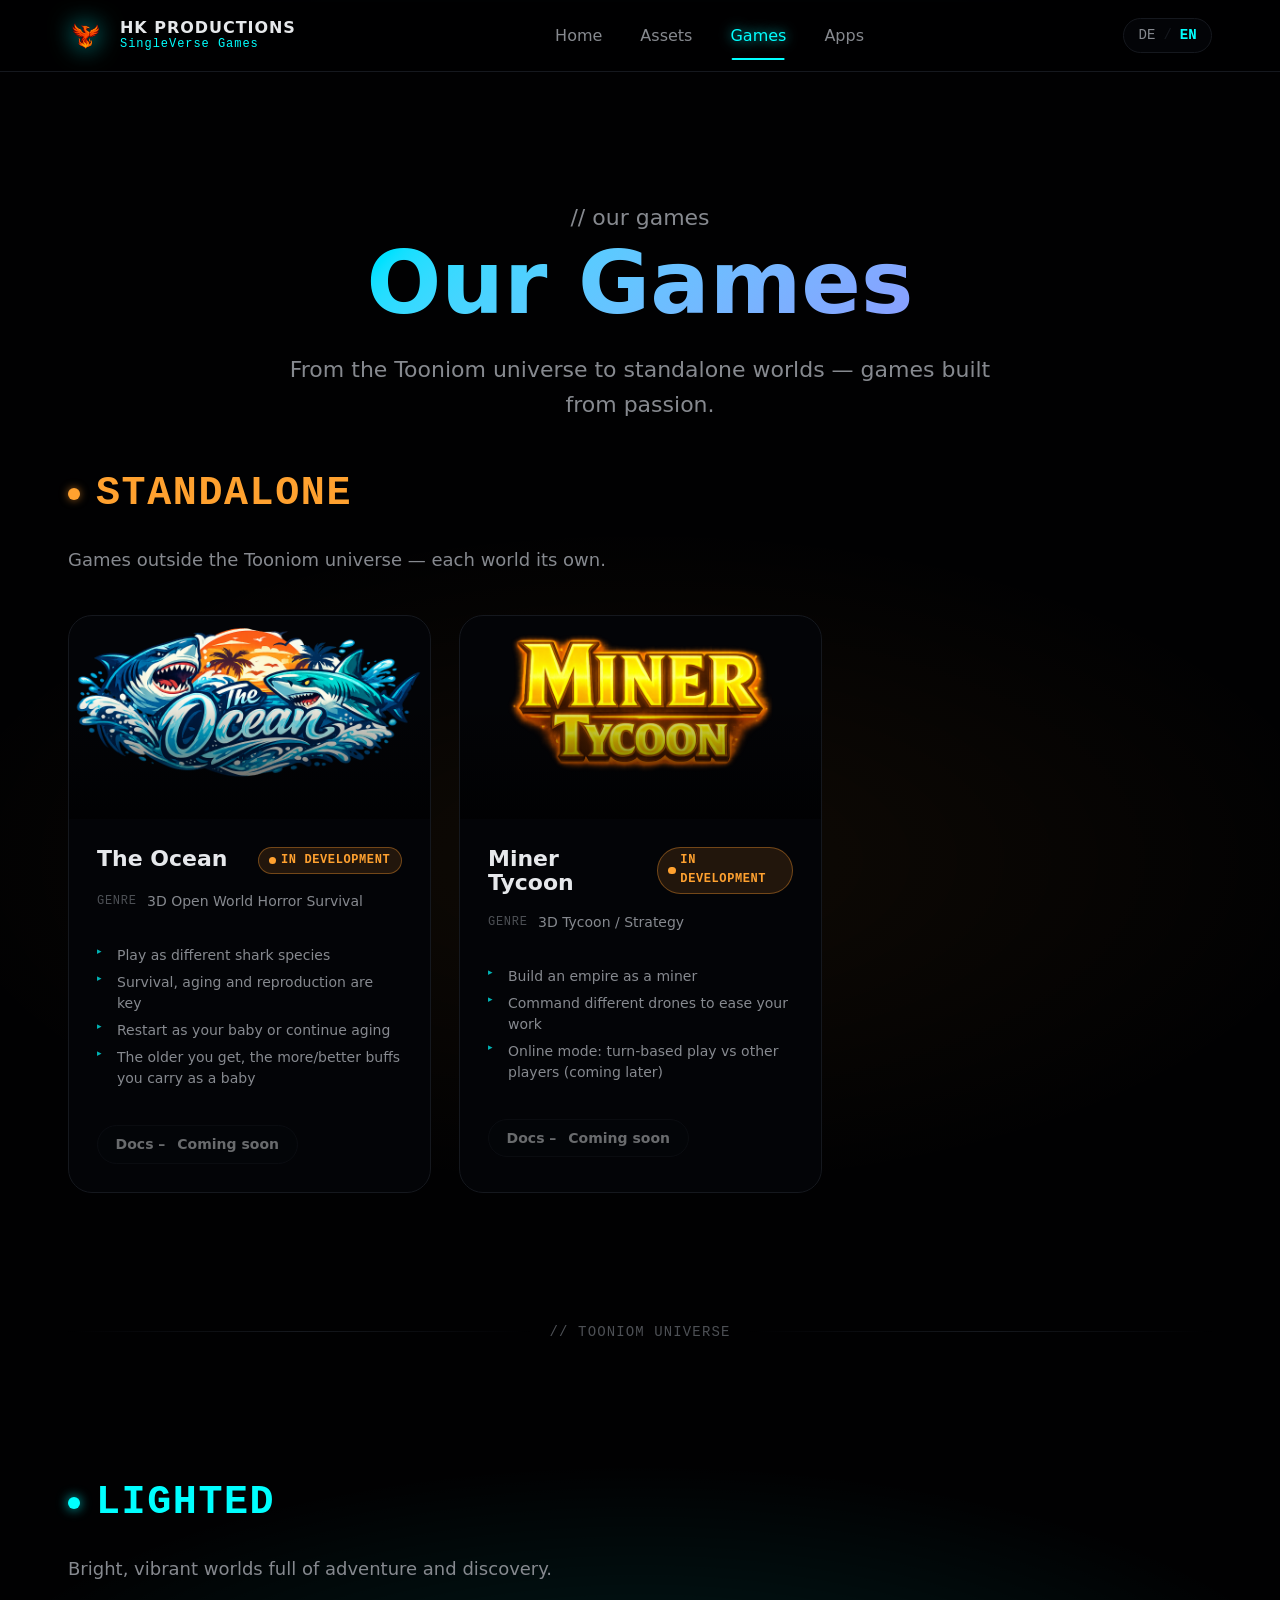
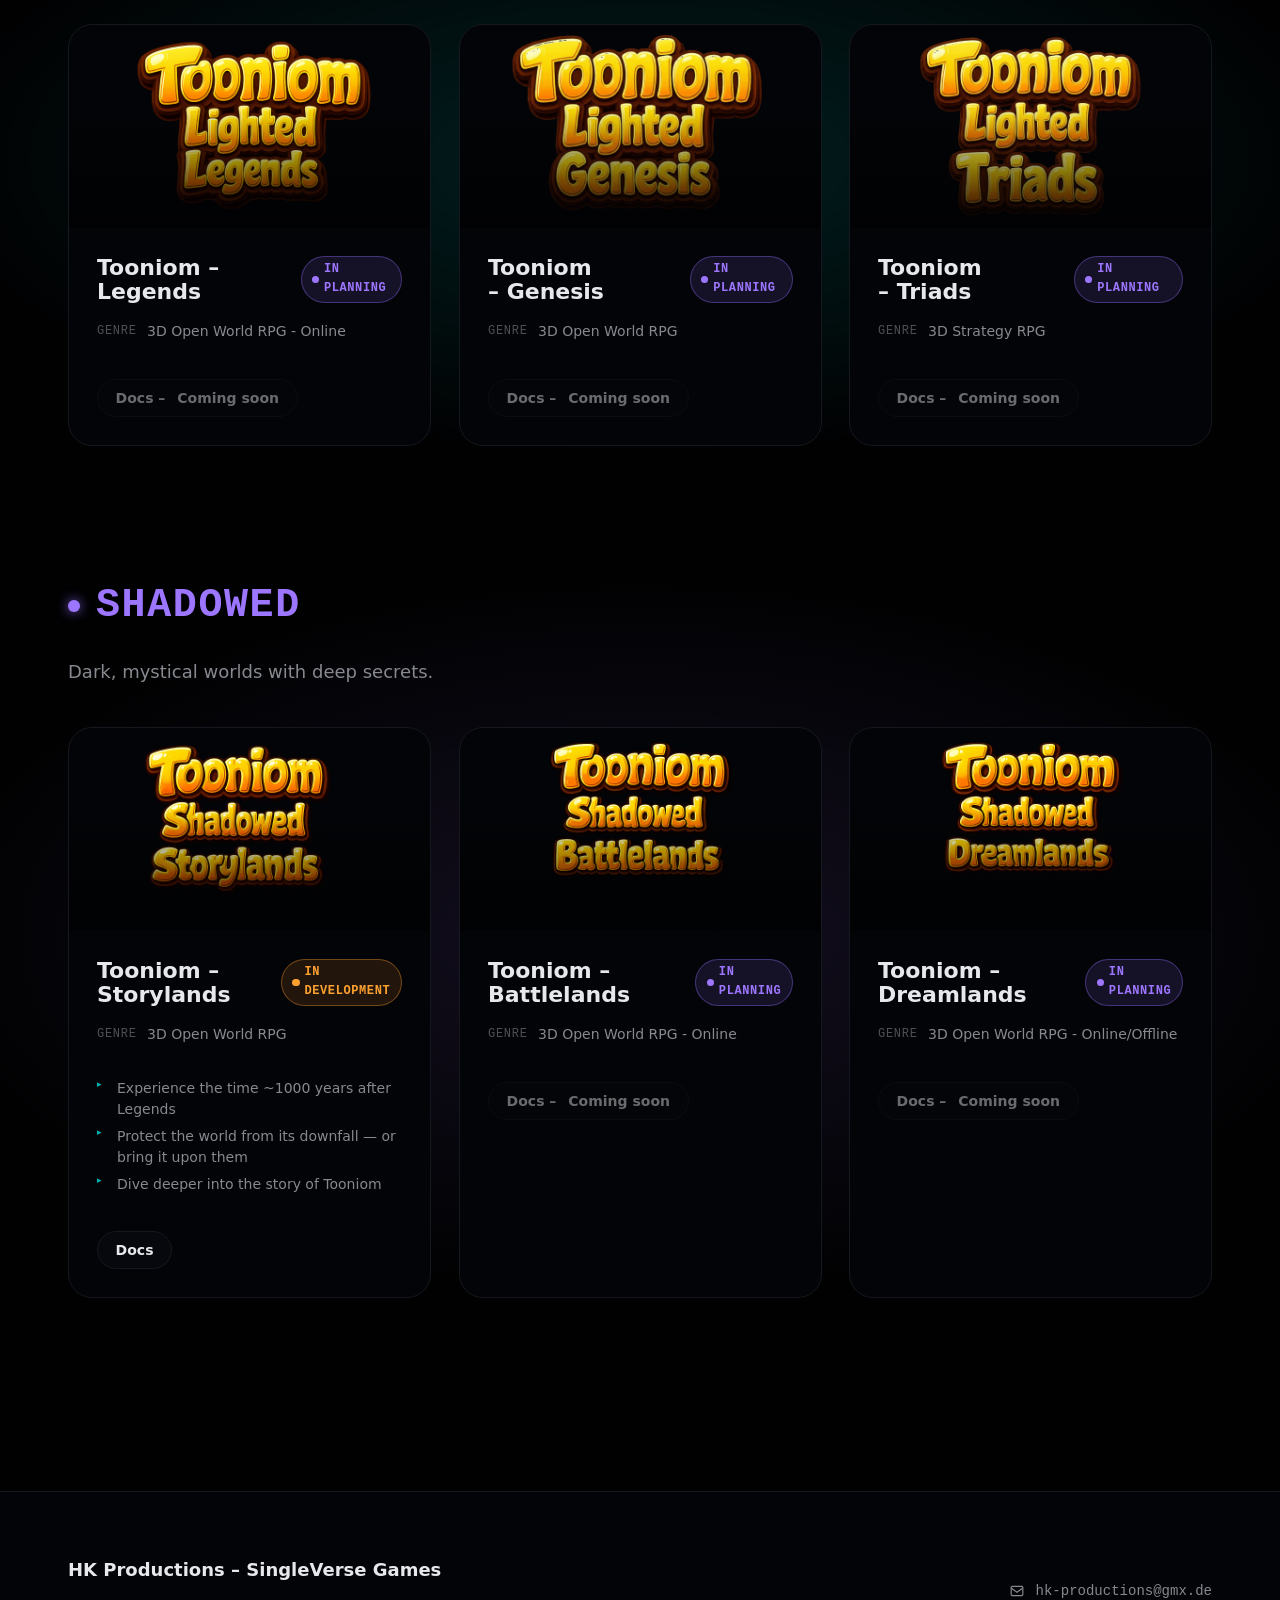
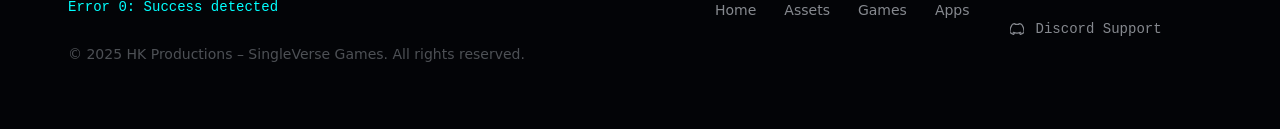
<file: games/index.html>
<!DOCTYPE html>
<html lang="de" data-page="games">
<head>
  <meta charset="UTF-8">
  <base href="/">
  <meta name="viewport" content="width=device-width, initial-scale=1.0">

  <!-- ── SEO ───────────────────────────────────────────────────────── -->
  <title>Tooniom Universe | HK Productions – SingleVerse Games</title>
  <meta name="description" content="Erkunde das Tooniom-Universum von HK Productions – SingleVerse Games. Lighted und Shadowed Welten: Genesis, Legends, Triads, Battlelands, Dreamlands und Storylands. Plus Standalone-Spiele: The Ocean und Miner Tycoon.">
  <meta name="keywords" content="Tooniom, SingleVerse Games, HK Productions, Indie Games, RPG, Open World, Genesis, Legends, Triads, Battlelands, Dreamlands, Storylands, The Ocean, Miner Tycoon, Standalone Games">
  <meta name="author" content="HK Productions">
  <meta name="robots" content="index, follow">
  <link rel="canonical" href="https://hk-gamestudio.github.io/games/">
  <link rel="alternate" hreflang="de" href="https://hk-gamestudio.github.io/games/">
  <link rel="alternate" hreflang="en" href="https://hk-gamestudio.github.io/games/">

  <!-- ── Open Graph ─────────────────────────────────────────────── -->
  <meta property="og:type"             content="website">
  <meta property="og:url"              content="https://hk-gamestudio.github.io/games/">
  <meta property="og:title"            content="Tooniom Universe – HK Productions">
  <meta property="og:description"      content="Zwei Welten, sechs Abenteuer. Erkunde das Tooniom-Universum.">
  <meta property="og:image"            content="https://hk-gamestudio.github.io/icons/Tooniom-Legend.png">
  <meta property="og:locale"           content="de_DE">
  <meta property="og:locale:alternate" content="en_US">

  <!-- ── Twitter Card ───────────────────────────────────────────── -->
  <meta name="twitter:card"        content="summary_large_image">
  <meta name="twitter:title"       content="Tooniom Universe – HK Productions">
  <meta name="twitter:description" content="Zwei Welten, sechs Abenteuer. Erkunde das Tooniom-Universum.">
  <meta name="twitter:image"       content="https://hk-gamestudio.github.io/icons/Tooniom-Legend.png">

  <!-- ── Structured Data ────────────────────────────────────────── -->
  <script type="application/ld+json">
  {
    "@context": "https://schema.org",
    "@type": "CollectionPage",
    "name": "Tooniom Universe – HK Productions",
    "description": "Explore the Tooniom game universe — Lighted and Shadowed worlds.",
    "url": "https://hk-gamestudio.github.io/games/",
    "isPartOf": {
      "@type": "WebSite",
      "name": "HK Productions – SingleVerse Games",
      "url": "https://hk-gamestudio.github.io/"
    },
    "mainEntity": {
      "@type": "ItemList",
      "numberOfItems": 8,
      "itemListElement": [
        {
          "@type": "ListItem",
          "position": 1,
          "item": {
            "@type": "VideoGame",
            "name": "The Ocean",
            "genre": "3D Open World Horror Survival",
            "description": "Survive as a shark in an open underwater world. Choose your shark species, reproduce and restart as your baby – carrying buffs into the next run. Starts as singleplayer, online mode coming later.",
            "url": "https://hk-gamestudio.github.io/games/the-ocean",
            "gamePlatform": "PC",
            "author": { "@type": "Organization", "name": "HK Productions" }
          }
        },
        {
          "@type": "ListItem",
          "position": 2,
          "item": {
            "@type": "VideoGame",
            "name": "Miner Tycoon",
            "genre": "3D Tycoon / Strategy",
            "description": "Build your empire as a miner and command your drone fleet.",
            "url": "https://hk-gamestudio.github.io/games/miner-tycoon",
            "gamePlatform": "PC",
            "author": { "@type": "Organization", "name": "HK Productions" }
          }
        },
        {
          "@type": "ListItem",
          "position": 3,
          "item": {
            "@type": "VideoGame",
            "name": "Tooniom – Legends",
            "genre": "3D Open World RPG Online",
            "description": "Begin your journey in a time where nothing existed but eat or be eaten — until elemental forces suddenly appeared.",
            "url": "https://hk-gamestudio.github.io/games/legends",
            "gamePlatform": "PC",
            "partOfSeries": { "@type": "CreativeWorkSeries", "name": "Tooniom Universe – Lighted" },
            "author": { "@type": "Organization", "name": "HK Productions" }
          }
        },
        {
          "@type": "ListItem",
          "position": 4,
          "item": {
            "@type": "VideoGame",
            "name": "Tooniom – Genesis",
            "genre": "3D Open World RPG Online",
            "description": "A mad scientist experiments with the elemental forces — sending his assistant on an uncontrolled journey through space and time.",
            "url": "https://hk-gamestudio.github.io/games/genesis",
            "gamePlatform": "PC",
            "partOfSeries": { "@type": "CreativeWorkSeries", "name": "Tooniom Universe – Lighted" },
            "author": { "@type": "Organization", "name": "HK Productions" }
          }
        },
        {
          "@type": "ListItem",
          "position": 5,
          "item": {
            "@type": "VideoGame",
            "name": "Tooniom – Triads",
            "genre": "3D Open World RPG Online",
            "description": "The triad of guardians calls to you — but will you answer?",
            "url": "https://hk-gamestudio.github.io/games/triads",
            "gamePlatform": "PC",
            "partOfSeries": { "@type": "CreativeWorkSeries", "name": "Tooniom Universe – Lighted" },
            "author": { "@type": "Organization", "name": "HK Productions" }
          }
        },
        {
          "@type": "ListItem",
          "position": 6,
          "item": {
            "@type": "VideoGame",
            "name": "Tooniom – Storylands",
            "genre": "3D Open World RPG Online",
            "description": "1000 years after Legends. Will you save the world — or be its downfall?",
            "url": "https://hk-gamestudio.github.io/games/storylands",
            "gamePlatform": "PC",
            "partOfSeries": { "@type": "CreativeWorkSeries", "name": "Tooniom Universe – Shadowed" },
            "author": { "@type": "Organization", "name": "HK Productions" }
          }
        },
        {
          "@type": "ListItem",
          "position": 7,
          "item": {
            "@type": "VideoGame",
            "name": "Tooniom – Battlelands",
            "genre": "3D Open World RPG Online",
            "description": "Fight against other players for control of the world.",
            "url": "https://hk-gamestudio.github.io/games/battlelands",
            "gamePlatform": "PC",
            "partOfSeries": { "@type": "CreativeWorkSeries", "name": "Tooniom Universe – Shadowed" },
            "author": { "@type": "Organization", "name": "HK Productions" }
          }
        },
        {
          "@type": "ListItem",
          "position": 8,
          "item": {
            "@type": "VideoGame",
            "name": "Tooniom – Dreamlands",
            "genre": "3D Open World RPG Online",
            "description": "Discover the secret behind the elemental forces. Will you seal them away — or heed the call?",
            "url": "https://hk-gamestudio.github.io/games/dreamlands",
            "gamePlatform": "PC",
            "partOfSeries": { "@type": "CreativeWorkSeries", "name": "Tooniom Universe – Shadowed" },
            "author": { "@type": "Organization", "name": "HK Productions" }
          }
        }
      ]
    }
  }
  </script>

  <!-- ── Favicon ────────────────────────────────────────────────── -->
  <link rel="icon" href="icons/favicon.ico" type="image/x-icon">

  <!-- ── CSS ────────────────────────────────────────────────────── -->
  <link rel="stylesheet" href="css/tokens.css">
  <link rel="stylesheet" href="css/reset.css">
  <link rel="stylesheet" href="css/global.css">
  <link rel="stylesheet" href="css/components.css">
  <link rel="stylesheet" href="css/animations.css">
  <link rel="stylesheet" href="css/games-page.css">
</head>
<body class="page games-page">

  <div class="scanline" aria-hidden="true"></div>

  <!-- ── Navigation ─────────────────────────────────────────────── -->
  <nav class="nav" id="nav" role="navigation" aria-label="Hauptnavigation">
    <div class="nav__inner">
      <a href="/" class="nav__logo" aria-label="HK Productions – Home">
        <img src="icons/Phönix.png" alt="HK Productions Logo" class="nav__logo-img" width="36" height="36">
        <div class="nav__logo-text">
          <span class="nav__logo-name">HK Productions</span>
          <span class="nav__logo-sub">SingleVerse Games</span>
        </div>
      </a>

      <ul class="nav__links" role="list">
        <li><a href="/"        class="nav__link" data-page=""       data-i18n="nav.home">Start</a></li>
        <li><a href="/assets/" class="nav__link" data-page="assets" data-i18n="nav.assets">Assets</a></li>
        <li><a href="/games/"  class="nav__link" data-page="games"  data-i18n="nav.games">Spiele</a></li>
        <li><a href="/apps/"   class="nav__link" data-page="apps"   data-i18n="nav.apps">Apps</a></li>
      </ul>

      <div class="nav__right">
        <button class="lang-toggle" id="lang-toggle" aria-label="Sprache wechseln">
          <span class="lang-toggle__opt active" data-lang="de">DE</span>
          <span class="lang-toggle__sep">/</span>
          <span class="lang-toggle__opt" data-lang="en">EN</span>
        </button>
        <button class="nav__hamburger" id="nav-hamburger" aria-label="Menü öffnen" aria-expanded="false">
          <span></span><span></span><span></span>
        </button>
      </div>
    </div>
  </nav>

  <main>

    <!-- ── Page Hero ──────────────────────────────────────────────── -->
    <section class="page-hero" aria-labelledby="games-title">
      <div class="container">
        <p class="showcase__section-label fade-up" aria-hidden="true">// our games</p>
        <h1 id="games-title" class="fade-up fade-up--d1" data-i18n="games.title">Unsere Spiele</h1>
        <p class="fade-up fade-up--d2" data-i18n="games.sub">Vom Tooniom-Universum bis zu eigenständigen Welten – Spiele aus Leidenschaft.</p>
      </div>
    </section>

    <!-- ── Standalone Games ───────────────────────────────────────────── -->
    <section class="universe-section universe-section--standalone section" style="padding-top: 0;" aria-labelledby="standalone-title">
      <div class="container">

        <div class="universe-section__header reveal">
          <div class="universe-label universe-label--standalone universe-label--heading" id="standalone-label">
            <span class="universe-label__dot" aria-hidden="true"></span>
            <span class="universe-label__name">Standalone</span>
          </div>
          <p class="universe-section__desc" data-i18n="games.standalone_desc">Spiele außerhalb des Tooniom-Universums – jede Welt für sich.</p>
        </div>

        <div class="cards-grid cards-grid--games" id="standalone-grid" aria-live="polite" aria-label="Standalone Games">
          <!-- Loaded by cards.js -->
          <div class="skeleton skeleton-card"></div>
        </div>

      </div>
    </section>

    <div class="divider container reveal">
      <span>// tooniom universe</span>
    </div>

    <!-- ── Lighted ─────────────────────────────────────────────────── -->
    <section class="universe-section universe-section--lighted section" aria-labelledby="lighted-label">
      <div class="container">

        <div class="universe-section__header reveal">
          <div class="universe-label universe-label--lighted universe-label--heading" id="lighted-label">
            <span class="universe-label__dot" aria-hidden="true"></span>
            <span class="universe-label__name">Lighted</span>
          </div>
          <p class="universe-section__desc" data-i18n="games.lighted_desc">Helle, lebendige Welten voller Abenteuer und Entdeckungen.</p>
        </div>

        <div class="cards-grid cards-grid--games" id="lighted-grid" aria-live="polite" aria-label="Lighted Games">
          <!-- Loaded by cards.js -->
          <div class="skeleton skeleton-card"></div>
          <div class="skeleton skeleton-card"></div>
          <div class="skeleton skeleton-card"></div>
        </div>

      </div>
    </section>

    <!-- ── Shadowed ────────────────────────────────────────────────── -->
    <section class="universe-section universe-section--shadowed section" aria-labelledby="shadowed-label">
      <div class="container">

        <div class="universe-section__header reveal">
          <div class="universe-label universe-label--shadowed universe-label--heading" id="shadowed-label">
            <span class="universe-label__dot" aria-hidden="true"></span>
            <span class="universe-label__name">Shadowed</span>
          </div>
          <p class="universe-section__desc" data-i18n="games.shadowed_desc">Dunkle, mystische Welten mit tiefen Geheimnissen.</p>
        </div>

        <div class="cards-grid cards-grid--games" id="shadowed-grid" aria-live="polite" aria-label="Shadowed Games">
          <!-- Loaded by cards.js -->
          <div class="skeleton skeleton-card"></div>
          <div class="skeleton skeleton-card"></div>
          <div class="skeleton skeleton-card"></div>
        </div>

      </div>
    </section>

  </main>

  <!-- ── Footer ─────────────────────────────────────────────────── -->
  <footer class="footer" role="contentinfo">
    <div class="footer__inner">
      <div class="footer__brand">
        <span class="footer__name">HK Productions – SingleVerse Games</span>
        <span class="footer__tagline" data-i18n="footer.tagline">Error 0: Success detected</span>
        <span class="footer__copy" data-i18n="footer.copy">© 2025 HK Productions. Alle Rechte vorbehalten.</span>
      </div>
      <nav class="footer__links" aria-label="Footer Navigation">
        <a href="/"        data-i18n="nav.home">Start</a>
        <a href="/assets/" data-i18n="nav.assets">Assets</a>
        <a href="/games/"  data-i18n="nav.games">Spiele</a>
        <a href="/apps/"   data-i18n="nav.apps">Apps</a>
      </nav>
      <div class="footer__contact">
        <a href="mailto:hk-productions@gmx.de" class="footer__contact-link">
          <svg width="14" height="14" viewBox="0 0 24 24" fill="none" stroke="currentColor" stroke-width="2" aria-hidden="true"><rect x="2" y="4" width="20" height="16" rx="2"/><path d="m2 7 10 7 10-7"/></svg>
          hk-productions@gmx.de
        </a>
        <a href="https://discord.gg/g8PKZPZ8Vh" target="_blank" rel="noopener noreferrer" class="footer__contact-link">
          <svg width="14" height="14" viewBox="0 0 24 24" fill="none" stroke="currentColor" stroke-width="2" aria-hidden="true"><path d="M20.317 4.37a19.791 19.791 0 0 0-4.885-1.515.074.074 0 0 0-.079.037c-.21.375-.444.864-.608 1.25a18.27 18.27 0 0 0-5.487 0 12.64 12.64 0 0 0-.617-1.25.077.077 0 0 0-.079-.037A19.736 19.736 0 0 0 3.677 4.37a.07.07 0 0 0-.032.027C.533 9.046-.32 13.58.099 18.057a.082.082 0 0 0 .031.057 19.9 19.9 0 0 0 5.993 3.03.078.078 0 0 0 .084-.028 14.09 14.09 0 0 0 1.226-1.994.076.076 0 0 0-.041-.106 13.107 13.107 0 0 1-1.872-.892.077.077 0 0 1-.008-.128 10.2 10.2 0 0 0 .372-.292.074.074 0 0 1 .077-.01c3.928 1.793 8.18 1.793 12.062 0a.074.074 0 0 1 .078.01c.12.098.246.198.373.292a.077.077 0 0 1-.006.127 12.299 12.299 0 0 1-1.873.892.077.077 0 0 0-.041.107c.36.698.772 1.362 1.225 1.993a.076.076 0 0 0 .084.028 19.839 19.839 0 0 0 6.002-3.03.077.077 0 0 0 .032-.054c.5-5.177-.838-9.674-3.549-13.66a.061.061 0 0 0-.031-.03z"/></svg>
          Discord Support
        </a>
      </div>
    </div>
  </footer>

  <script type="module" src="js/main.js"></script>
</body>
</html>
</file>
<file: css/tokens.css>
/* ═══════════════════════════════════════════════════════
   LAYER ORDER — declared once here, inherited everywhere
   ═══════════════════════════════════════════════════════ */
@layer reset, tokens, global, components, pages;

/* ── Animatable Custom Properties (CSS Houdini @property) ── */
@property --neon-glow-opacity {
  syntax: '<number>';
  inherits: true;
  initial-value: 0;
}
@property --card-border-opacity {
  syntax: '<number>';
  inherits: false;
  initial-value: 0.12;
}
@property --gradient-angle {
  syntax: '<angle>';
  inherits: false;
  initial-value: 135deg;
}
@property --particle-alpha {
  syntax: '<number>';
  inherits: false;
  initial-value: 0;
}

/* ── Design Tokens ── */
@layer tokens {
  :root {
    /* ── Color Primitives (OKLCH for perceptual uniformity) ── */
    --_cyan-l:    0.90;
    --_cyan-c:    0.20;
    --_cyan-h:    194;
    --_purple-l:  0.68;
    --_purple-c:  0.22;
    --_purple-h:  291;

    /* Brand */
    --clr-cyan:           oklch(var(--_cyan-l)   var(--_cyan-c)   var(--_cyan-h));
    --clr-cyan-dim:       oklch(var(--_cyan-l)   var(--_cyan-c)   var(--_cyan-h) / 0.12);
    --clr-cyan-border:    oklch(var(--_cyan-l)   var(--_cyan-c)   var(--_cyan-h) / 0.35);
    --clr-cyan-glow:      oklch(var(--_cyan-l)   var(--_cyan-c)   var(--_cyan-h) / 0.50);
    --clr-purple:         oklch(var(--_purple-l) var(--_purple-c) var(--_purple-h));
    --clr-purple-dim:     oklch(var(--_purple-l) var(--_purple-c) var(--_purple-h) / 0.12);
    --clr-purple-border:  oklch(var(--_purple-l) var(--_purple-c) var(--_purple-h) / 0.35);
    --clr-purple-glow:    oklch(var(--_purple-l) var(--_purple-c) var(--_purple-h) / 0.50);

    /* Gradient shorthand */
    --gradient-brand: linear-gradient(135deg, var(--clr-cyan), var(--clr-purple));
    --gradient-brand-r: linear-gradient(135deg, var(--clr-purple), var(--clr-cyan));

    /* Surfaces */
    --clr-bg:         oklch(0.065 0.010 264);
    --clr-surface:    oklch(0.105 0.012 264);
    --clr-surface-2:  oklch(0.135 0.012 264);
    --clr-surface-3:  oklch(0.170 0.012 264);
    --clr-border:     oklch(0.210 0.012 264);
    --clr-border-2:   oklch(0.280 0.012 264);

    /* Text */
    --clr-text:        oklch(0.93 0.004 264);
    --clr-text-muted:  oklch(0.63 0.010 264);
    --clr-text-subtle: oklch(0.43 0.010 264);

    /* Semantic */
    --clr-success:     oklch(0.73 0.17 155);
    --clr-success-dim: oklch(0.73 0.17 155 / 0.15);
    --clr-warning:     oklch(0.80 0.17  62);
    --clr-error:       oklch(0.63 0.22  25);

    /* ── Typography ── */
    --font-sans: ui-sans-serif, system-ui, -apple-system, 'Segoe UI', Roboto, sans-serif;
    --font-mono: ui-monospace, 'JetBrains Mono', 'Fira Code', 'Cascadia Code', 'SF Mono', Consolas, monospace;

    /* Fluid Type Scale */
    --text-2xs: clamp(0.625rem,  1.00vw, 0.750rem);
    --text-xs:  clamp(0.750rem,  1.25vw, 0.875rem);
    --text-sm:  clamp(0.875rem,  1.50vw, 1.000rem);
    --text-md:  clamp(1.000rem,  1.75vw, 1.125rem);
    --text-lg:  clamp(1.125rem,  2.25vw, 1.375rem);
    --text-xl:  clamp(1.375rem,  3.00vw, 1.750rem);
    --text-2xl: clamp(1.750rem,  4.00vw, 2.500rem);
    --text-3xl: clamp(2.250rem,  5.50vw, 3.500rem);
    --text-4xl: clamp(2.750rem,  8.00vw, 5.500rem);

    /* Font Weights */
    --fw-normal:   400;
    --fw-medium:   500;
    --fw-semibold: 600;
    --fw-bold:     700;
    --fw-black:    900;

    /* ── Spacing (fluid) ── */
    --space-1:  clamp(0.25rem,  0.50vw, 0.375rem);
    --space-2:  clamp(0.50rem,  1.00vw, 0.750rem);
    --space-3:  clamp(0.75rem,  1.50vw, 1.000rem);
    --space-4:  clamp(1.00rem,  2.00vw, 1.250rem);
    --space-6:  clamp(1.25rem,  2.50vw, 1.750rem);
    --space-8:  clamp(1.75rem,  3.50vw, 2.500rem);
    --space-12: clamp(2.50rem,  5.00vw, 4.000rem);
    --space-16: clamp(4.00rem,  7.00vw, 6.000rem);
    --space-24: clamp(5.00rem, 10.00vw, 9.000rem);
    --space-32: clamp(7.00rem, 14.00vw, 12.00rem);

    /* ── Border Radius ── */
    --radius-sm:   0.375rem;
    --radius-md:   0.625rem;
    --radius-lg:   1.000rem;
    --radius-xl:   1.500rem;
    --radius-2xl:  2.000rem;
    --radius-full: 9999px;

    /* ── Layout ── */
    --max-width:  75rem;
    --nav-height: 4.5rem;

    /* ── Glows ── */
    --glow-cyan:
      0 0 15px oklch(var(--_cyan-l) var(--_cyan-c) var(--_cyan-h) / 0.40),
      0 0 50px oklch(var(--_cyan-l) var(--_cyan-c) var(--_cyan-h) / 0.15);
    --glow-purple:
      0 0 15px oklch(var(--_purple-l) var(--_purple-c) var(--_purple-h) / 0.40),
      0 0 50px oklch(var(--_purple-l) var(--_purple-c) var(--_purple-h) / 0.15);
    --glow-text-cyan:
      0 0 12px oklch(var(--_cyan-l) var(--_cyan-c) var(--_cyan-h) / 0.80);
    --glow-text-purple:
      0 0 12px oklch(var(--_purple-l) var(--_purple-c) var(--_purple-h) / 0.80);

    /* ── Shadows ── */
    --shadow-sm: 0 1px 3px oklch(0.04 0 0 / 0.50), 0  1px  2px oklch(0.04 0 0 / 0.30);
    --shadow-md: 0 4px 6px oklch(0.04 0 0 / 0.50), 0  2px  4px oklch(0.04 0 0 / 0.30);
    --shadow-lg: 0 10px 25px oklch(0.04 0 0 / 0.60), 0 4px 10px oklch(0.04 0 0 / 0.40);
    --shadow-xl: 0 20px 50px oklch(0.04 0 0 / 0.70), 0 8px 20px oklch(0.04 0 0 / 0.50);

    /* ── Easing ── */
    --ease-out-expo:  cubic-bezier(0.16, 1, 0.30, 1);
    --ease-out-quart: cubic-bezier(0.25, 1, 0.50, 1);
    --ease-spring:    cubic-bezier(0.34, 1.56, 0.64, 1);
    --ease-in-back:   cubic-bezier(0.36, 0, 0.66, -0.56);

    /* ── Durations ── */
    --dur-fast:   120ms;
    --dur-base:   250ms;
    --dur-slow:   400ms;
    --dur-slower: 700ms;

    --transition-fast: var(--dur-fast)   var(--ease-out-expo);
    --transition-base: var(--dur-base)   var(--ease-out-expo);
    --transition-slow: var(--dur-slow)   var(--ease-out-expo);

    /* ── Z-Index Scale ── */
    --z-below:    -1;
    --z-base:      0;
    --z-raised:   10;
    --z-overlay:  20;
    --z-dropdown: 30;
    --z-nav:      50;
  }
}
</file>
<file: css/global.css>
@layer global {

  /* ── Layout Primitives ─────────────────────────────────────────────────── */

  .container {
    width: 100%;
    max-width: var(--max-width);
    margin-inline: auto;
    padding-inline: var(--space-6);
  }

  .section {
    padding-block: var(--space-24);
  }

  .section-header {
    text-align: center;
    margin-bottom: var(--space-12);
  }

  .section-header h2 {
    font-size: var(--text-3xl);
    font-weight: var(--fw-black);
    background: var(--gradient-brand);
    -webkit-background-clip: text;
    background-clip: text;
    -webkit-text-fill-color: transparent;
    margin-bottom: var(--space-3);
  }

  .section-header p {
    color: var(--clr-text-muted);
    max-width: 52ch;
    margin-inline: auto;
    font-size: var(--text-md);
  }

  /* ── Navigation ─────────────────────────────────────────────────────────── */

  .nav {
    position: fixed;
    top: 0;
    inset-inline: 0;
    height: var(--nav-height);
    z-index: var(--z-nav);
    background: oklch(0.065 0.010 264 / 0.75);
    backdrop-filter: blur(24px) saturate(160%);
    -webkit-backdrop-filter: blur(24px) saturate(160%);
    border-bottom: 1px solid var(--clr-border);
    transition: border-color var(--transition-base), background var(--transition-slow);
  }

  .nav.scrolled {
    border-bottom-color: var(--clr-cyan-border);
    background: oklch(0.065 0.010 264 / 0.92);
  }

  .nav__inner {
    display: flex;
    align-items: center;
    justify-content: space-between;
    height: 100%;
    max-width: var(--max-width);
    margin-inline: auto;
    padding-inline: var(--space-6);
    gap: var(--space-4);
  }

  /* Logo */
  .nav__logo {
    display: flex;
    align-items: center;
    gap: var(--space-3);
    flex-shrink: 0;
    transition: opacity var(--transition-fast);
  }
  .nav__logo:hover { opacity: 0.8; }

  .nav__logo-img {
    width: 2.25rem;
    height: 2.25rem;
    object-fit: contain;
    filter: drop-shadow(var(--glow-text-cyan));
  }

  .nav__logo-text {
    display: flex;
    flex-direction: column;
    line-height: 1.15;
  }

  .nav__logo-name {
    font-size: var(--text-sm);
    font-weight: var(--fw-bold);
    letter-spacing: 0.06em;
    text-transform: uppercase;
    color: var(--clr-text);
  }

  .nav__logo-sub {
    font-size: var(--text-2xs);
    font-family: var(--font-mono);
    color: var(--clr-cyan);
    letter-spacing: 0.08em;
  }

  /* Links */
  .nav__links {
    display: flex;
    align-items: center;
    gap: var(--space-1);
  }

  .nav__link {
    position: relative;
    display: inline-flex;
    align-items: center;
    font-size: var(--text-sm);
    font-weight: var(--fw-medium);
    color: var(--clr-text-muted);
    padding: var(--space-2) var(--space-3);
    border-radius: var(--radius-md);
    transition:
      color var(--transition-fast),
      background-color var(--transition-fast);
  }

  .nav__link::after {
    content: '';
    position: absolute;
    bottom: 0;
    left: 50%;
    width: 0;
    height: 2px;
    background: var(--clr-cyan);
    border-radius: var(--radius-full);
    transform: translateX(-50%);
    transition: width var(--transition-base);
  }

  .nav__link:hover {
    color: var(--clr-text);
    background-color: var(--clr-surface);
  }

  .nav__link.active {
    color: var(--clr-cyan);
    text-shadow: var(--glow-text-cyan);
  }

  .nav__link.active::after { width: 60%; }

  /* Right controls */
  .nav__right {
    display: flex;
    align-items: center;
    gap: var(--space-3);
    flex-shrink: 0;
  }

  /* Language toggle */
  .lang-toggle {
    display: flex;
    align-items: center;
    gap: 0.2rem;
    background: var(--clr-surface);
    border: 1px solid var(--clr-border);
    border-radius: var(--radius-full);
    padding: 0.25rem 0.6rem;
    font-size: var(--text-xs);
    font-family: var(--font-mono);
    cursor: pointer;
    transition:
      border-color var(--transition-fast),
      background var(--transition-fast);
    user-select: none;
  }

  .lang-toggle:hover {
    border-color: var(--clr-cyan-border);
    background: var(--clr-surface-2);
  }

  .lang-toggle__opt {
    color: var(--clr-text-muted);
    padding: 0.1rem 0.3rem;
    border-radius: var(--radius-full);
    transition: color var(--transition-fast), background var(--transition-fast);
  }

  .lang-toggle__opt.active {
    color: var(--clr-cyan);
    font-weight: var(--fw-bold);
  }

  .lang-toggle__sep { color: var(--clr-border); }

  /* Hamburger */
  .nav__hamburger {
    display: none;
    flex-direction: column;
    justify-content: center;
    gap: 5px;
    width: 2.25rem;
    height: 2.25rem;
    padding: 0.375rem;
    border-radius: var(--radius-md);
    transition: background var(--transition-fast);
  }

  .nav__hamburger:hover { background: var(--clr-surface); }

  .nav__hamburger span {
    display: block;
    width: 100%;
    height: 2px;
    background: var(--clr-text-muted);
    border-radius: var(--radius-full);
    transition:
      transform var(--transition-base),
      opacity var(--transition-fast),
      background var(--transition-fast);
    transform-origin: center;
  }

  .nav__hamburger.open span:nth-child(1) {
    transform: translateY(7px) rotate(45deg);
    background: var(--clr-cyan);
  }
  .nav__hamburger.open span:nth-child(2) {
    opacity: 0;
    transform: scaleX(0);
  }
  .nav__hamburger.open span:nth-child(3) {
    transform: translateY(-7px) rotate(-45deg);
    background: var(--clr-cyan);
  }

  /* Mobile nav */
  @media (max-width: 768px) {
    .nav__links {
      position: fixed;
      top: var(--nav-height);
      inset-inline: 0;
      background: oklch(0.085 0.010 264 / 0.97);
      backdrop-filter: blur(24px);
      -webkit-backdrop-filter: blur(24px);
      border-bottom: 1px solid var(--clr-border);
      flex-direction: column;
      align-items: stretch;
      gap: 0;
      padding: var(--space-2) var(--space-6) var(--space-4);
      transform: translateY(-110%);
      transition: transform var(--transition-slow);
      z-index: var(--z-dropdown);
      pointer-events: none;
    }

    .nav__links.open {
      transform: translateY(0);
      pointer-events: auto;
    }

    .nav__link {
      padding-block: var(--space-4);
      border-bottom: 1px solid var(--clr-border);
      border-radius: 0;
    }

    .nav__link:last-child { border-bottom: none; }

    .nav__hamburger { display: flex; }
  }

  /* ── Body offset ────────────────────────────────────────────────────────── */

  body { padding-top: var(--nav-height); }

  /* ── Footer ─────────────────────────────────────────────────────────────── */

  .footer {
    background: var(--clr-surface);
    border-top: 1px solid var(--clr-border);
    margin-top: var(--space-24);
    padding-block: var(--space-12);
  }

  .footer__inner {
    max-width: var(--max-width);
    margin-inline: auto;
    padding-inline: var(--space-6);
    display: grid;
    grid-template-columns: 1fr auto auto;
    align-items: center;
    gap: var(--space-8);
  }

  .footer__brand {
    display: flex;
    flex-direction: column;
    gap: var(--space-2);
  }

  .footer__name {
    font-size: var(--text-md);
    font-weight: var(--fw-semibold);
  }

  .footer__tagline {
    font-family: var(--font-mono);
    font-size: var(--text-xs);
    color: var(--clr-cyan);
  }

  .footer__copy {
    margin-top: var(--space-2);
    font-size: var(--text-xs);
    color: var(--clr-text-subtle);
  }

  .footer__links {
    display: flex;
    gap: var(--space-6);
    flex-wrap: wrap;
    justify-content: flex-end;
  }

  .footer__links a {
    font-size: var(--text-xs);
    color: var(--clr-text-muted);
    transition: color var(--transition-fast);
  }
  .footer__links a:hover { color: var(--clr-cyan); }

  .footer__contact {
    display: flex;
    flex-direction: column;
    gap: var(--space-3);
  }

  .footer__contact-link {
    display: flex;
    align-items: center;
    gap: var(--space-2);
    font-size: var(--text-xs);
    font-family: var(--font-mono);
    color: var(--clr-text-muted);
    transition: color var(--transition-fast);
    white-space: nowrap;
  }
  .footer__contact-link:hover { color: var(--clr-cyan); }

  @media (max-width: 600px) {
    .footer__inner {
      grid-template-columns: 1fr;
      text-align: center;
    }
    .footer__links  { justify-content: center; }
    .footer__contact { align-items: center; }
  }

  /* ── Page hero spacer ───────────────────────────────────────────────────── */

  .page-hero {
    padding-block: var(--space-24) var(--space-16);
    text-align: center;
    position: relative;
  }

  .page-hero h1 {
    font-size: var(--text-4xl);
    font-weight: var(--fw-black);
    background: var(--gradient-brand);
    -webkit-background-clip: text;
    background-clip: text;
    -webkit-text-fill-color: transparent;
    margin-bottom: var(--space-4);
  }

  .page-hero p {
    font-size: var(--text-lg);
    color: var(--clr-text-muted);
    max-width: 55ch;
    margin-inline: auto;
  }
}
</file>
<file: css/components.css>
@layer components {

  /* ── Buttons ─────────────────────────────────────────────────────────────── */

  .btn {
    display: inline-flex;
    align-items: center;
    justify-content: center;
    gap: var(--space-2);
    padding: 0.75rem 1.75rem;
    font-size: var(--text-sm);
    font-weight: var(--fw-semibold);
    border-radius: var(--radius-full);
    border: 1px solid transparent;
    cursor: pointer;
    transition:
      transform var(--transition-fast),
      box-shadow var(--transition-base),
      background var(--transition-base),
      border-color var(--transition-fast);
    white-space: nowrap;
    user-select: none;
    position: relative;
    overflow: hidden;
  }

  .btn::before {
    content: '';
    position: absolute;
    inset: 0;
    background: linear-gradient(135deg, oklch(1 0 0 / 0.08) 0%, transparent 60%);
    opacity: 0;
    transition: opacity var(--transition-fast);
  }

  .btn:hover::before { opacity: 1; }
  .btn:active { transform: scale(0.97); }

  .btn--primary {
    background: var(--gradient-brand);
    color: oklch(0.065 0.010 264);
    font-weight: var(--fw-bold);
    box-shadow: var(--glow-cyan);
  }
  .btn--primary:hover {
    box-shadow: var(--glow-cyan), var(--glow-purple);
    transform: translateY(-2px);
  }

  .btn--ghost {
    background: transparent;
    color: var(--clr-cyan);
    border-color: var(--clr-cyan-border);
  }
  .btn--ghost:hover {
    background: var(--clr-cyan-dim);
    border-color: var(--clr-cyan);
    box-shadow: var(--glow-cyan);
    transform: translateY(-2px);
  }

  .btn--surface {
    background: var(--clr-surface-2);
    color: var(--clr-text);
    border-color: var(--clr-border);
  }
  .btn--surface:hover {
    background: var(--clr-surface-3);
    border-color: var(--clr-border-2);
    transform: translateY(-1px);
  }

  .btn--sm {
    padding: 0.45rem 1.1rem;
    font-size: var(--text-xs);
  }

  .btn--muted {
    opacity: 0.45;
    cursor: default;
    pointer-events: none;
  }

  .btn--icon {
    width: 2.5rem;
    height: 2.5rem;
    padding: 0;
    border-radius: var(--radius-md);
  }

  /* ── Badges ─────────────────────────────────────────────────────────────── */

  .badge {
    display: inline-flex;
    align-items: center;
    gap: 0.3rem;
    padding: 0.2rem 0.65rem;
    font-size: var(--text-2xs);
    font-family: var(--font-mono);
    font-weight: var(--fw-semibold);
    letter-spacing: 0.05em;
    border-radius: var(--radius-full);
    border: 1px solid transparent;
    text-transform: uppercase;
  }

  .badge::before {
    content: '';
    width: 0.45rem;
    height: 0.45rem;
    border-radius: 50%;
    background: currentColor;
    flex-shrink: 0;
  }

  .badge--published {
    color: var(--clr-success);
    background: var(--clr-success-dim);
    border-color: oklch(0.73 0.17 155 / 0.3);
  }

  .badge--planned {
    color: var(--clr-purple);
    background: var(--clr-purple-dim);
    border-color: var(--clr-purple-border);
  }

  .badge--coming {
    color: var(--clr-cyan);
    background: var(--clr-cyan-dim);
    border-color: var(--clr-cyan-border);
  }

  .badge--dev {
    color: var(--clr-warning);
    background: oklch(0.80 0.17 62 / 0.12);
    border-color: oklch(0.80 0.17 62 / 0.35);
  }

  /* ── Product Card (Web Component shell) ──────────────────────────────────── */

  product-card,
  game-card,
  app-card {
    display: contents;
  }

  .card {
    container-type: inline-size;
    position: relative;
    background: var(--clr-surface);
    border: 1px solid var(--clr-border);
    border-radius: var(--radius-xl);
    overflow: hidden;
    transition:
      border-color var(--transition-base),
      transform var(--transition-base),
      box-shadow var(--transition-base);
    will-change: transform;
  }

  .card:hover {
    border-color: var(--clr-cyan-border);
    transform: translateY(-4px);
    box-shadow: var(--shadow-xl), 0 0 30px var(--clr-cyan-glow);
  }

  /* Shimmer on hover */
  .card::after {
    content: '';
    position: absolute;
    inset: 0;
    background: linear-gradient(
      135deg,
      oklch(1 0 0 / 0) 0%,
      oklch(1 0 0 / 0.03) 50%,
      oklch(1 0 0 / 0) 100%
    );
    opacity: 0;
    transition: opacity var(--transition-base);
    pointer-events: none;
    z-index: 1;
  }

  .card:hover::after { opacity: 1; }

  .card__cover {
    width: 100%;
    aspect-ratio: 420 / 280;
    object-fit: cover;
    background: var(--clr-surface-2);
  }

  .card__cover-placeholder {
    width: 100%;
    aspect-ratio: 420 / 280;
    display: flex;
    align-items: center;
    justify-content: center;
    background: var(--clr-surface-2);
    font-size: 3rem;
  }

  .card__body {
    padding: var(--space-6);
    display: flex;
    flex-direction: column;
    gap: var(--space-3);
  }

  .card__header {
    display: flex;
    align-items: flex-start;
    justify-content: space-between;
    gap: var(--space-3);
  }

  .card__title {
    font-size: var(--text-lg);
    font-weight: var(--fw-bold);
    color: var(--clr-text);
    line-height: 1.2;
  }

  .card__subtitle {
    font-size: var(--text-sm);
    color: var(--clr-text-muted);
    margin-top: 0.2rem;
  }

  .card__features {
    margin-top: var(--space-2);
  }

  .card__features-label {
    font-size: var(--text-2xs);
    font-family: var(--font-mono);
    color: var(--clr-cyan);
    text-transform: uppercase;
    letter-spacing: 0.08em;
    margin-bottom: var(--space-2);
  }

  .card__features-list {
    display: flex;
    flex-direction: column;
    gap: var(--space-1);
  }

  .card__feature-item {
    display: flex;
    align-items: flex-start;
    gap: var(--space-2);
    font-size: var(--text-xs);
    color: var(--clr-text-muted);
    line-height: 1.4;
  }

  .card__feature-item::before {
    content: '▸';
    color: var(--clr-cyan);
    font-size: 0.65em;
    margin-top: 0.2em;
    flex-shrink: 0;
  }

  .card__footer {
    margin-top: auto;
    padding-top: var(--space-4);
    border-top: 1px solid var(--clr-border);
    display: flex;
    align-items: center;
    justify-content: space-between;
    gap: var(--space-3);
    flex-wrap: wrap;
  }

  .card__version {
    font-family: var(--font-mono);
    font-size: var(--text-2xs);
    color: var(--clr-text-subtle);
  }

  /* ── Game Card ────────────────────────────────────────────────────────────── */

  .game-card {
    container-type: inline-size;
    position: relative;
    border-radius: var(--radius-xl);
    overflow: hidden;
    border: 1px solid var(--clr-border);
    transition:
      border-color var(--transition-base),
      transform var(--transition-base),
      box-shadow var(--transition-base);
    will-change: transform;
    background: var(--clr-surface);
  }

  .game-card:hover {
    border-color: var(--clr-purple-border);
    transform: translateY(-4px);
    box-shadow: var(--shadow-xl), 0 0 30px var(--clr-purple-glow);
  }

  .game-card__cover {
    position: relative;
    width: 100%;
    aspect-ratio: 16 / 9;
    overflow: hidden;
  }

  .game-card__cover img {
    width: 100%;
    height: 100%;
    object-fit: cover;
    transition: transform var(--duration-slow) var(--ease-out-quart);
  }

  .game-card:hover .game-card__cover img {
    transform: scale(1.05);
  }

  .game-card__cover-placeholder {
    width: 100%;
    height: 100%;
    display: flex;
    align-items: center;
    justify-content: center;
    background: var(--clr-surface-2);
    color: var(--clr-text-subtle);
    font-family: var(--font-mono);
    font-size: var(--text-sm);
    letter-spacing: 0.05em;
  }

  .game-card__overlay {
    position: absolute;
    inset: 0;
    background: linear-gradient(
      to top,
      oklch(0.065 0.010 264 / 0.85) 0%,
      transparent 60%
    );
  }

  .game-card__body {
    padding: var(--space-6);
    display: flex;
    flex-direction: column;
    gap: var(--space-3);
  }

  .game-card__title {
    font-size: var(--text-lg);
    font-weight: var(--fw-bold);
  }

  .game-card__meta {
    display: flex;
    flex-wrap: wrap;
    gap: var(--space-2);
    align-items: center;
    font-size: var(--text-xs);
    color: var(--clr-text-muted);
  }

  .game-card__meta-item {
    display: flex;
    align-items: center;
    gap: var(--space-1);
  }

  .game-card__meta-label {
    font-family: var(--font-mono);
    font-size: var(--text-2xs);
    color: var(--clr-text-subtle);
    text-transform: uppercase;
    letter-spacing: 0.06em;
  }

  .game-card__features {
    list-style: none;
    margin-top: var(--space-3);
    display: flex;
    flex-direction: column;
    gap: var(--space-1);
  }

  .game-card__feature-item {
    font-size: var(--text-xs);
    color: var(--clr-text-muted);
    padding-left: var(--space-4);
    position: relative;
    line-height: 1.5;
  }

  .game-card__feature-item::before {
    content: '▸';
    position: absolute;
    left: 0;
    font-size: 0.65em;
    color: var(--clr-cyan);
    opacity: 0.7;
  }

  /* ── App Card ─────────────────────────────────────────────────────────────── */

  .app-card {
    container-type: inline-size;
    position: relative;
    background: var(--clr-surface);
    border: 1px solid var(--clr-border);
    border-radius: var(--radius-xl);
    overflow: hidden;
    transition:
      border-color var(--transition-base),
      transform var(--transition-base),
      box-shadow var(--transition-base);
    display: flex;
    flex-direction: column;
  }

  .app-card:hover {
    border-color: var(--clr-cyan-border);
    transform: translateY(-4px);
    box-shadow: var(--shadow-xl), 0 0 30px var(--clr-cyan-glow);
  }

  .app-card__header {
    padding: var(--space-8);
    display: flex;
    align-items: center;
    gap: var(--space-4);
    border-bottom: 1px solid var(--clr-border);
    background: linear-gradient(135deg, var(--clr-surface-2), var(--clr-surface));
  }

  .app-card__icon {
    font-size: 3.5rem;
    line-height: 1;
    width: 6rem;
    height: 6rem;
    display: flex;
    align-items: center;
    justify-content: center;
    background: var(--clr-surface-3);
    border-radius: var(--radius-lg);
    border: 1px solid var(--clr-border);
    flex-shrink: 0;
    overflow: hidden;
  }

  .app-card__icon-img {
    width: 100%;
    height: 100%;
    object-fit: cover;
    display: block;
  }

  /* When an image is present, drop the surface backdrop so the icon's own
     design shows cleanly to its edges. */
  .app-card__icon:has(.app-card__icon-img) {
    background: transparent;
    border-color: transparent;
  }

  .app-card__header-text {
    flex: 1;
    min-width: 0;
  }

  .app-card__name {
    font-size: var(--text-xl);
    font-weight: var(--fw-bold);
    color: var(--clr-text);
  }

  .app-card__tagline {
    font-size: var(--text-sm);
    color: var(--clr-cyan);
    margin-top: var(--space-1);
    font-family: var(--font-mono);
  }

  .app-card__body {
    padding: var(--space-6);
    flex: 1;
    display: flex;
    flex-direction: column;
    gap: var(--space-4);
  }

  .app-card__desc {
    font-size: var(--text-sm);
    color: var(--clr-text-muted);
    line-height: 1.7;
  }

  .app-card__footer {
    display: flex;
    align-items: center;
    justify-content: space-between;
    gap: var(--space-3);
    margin-top: auto;
    padding-top: var(--space-4);
    border-top: 1px solid var(--clr-border);
  }

  .app-card__platform {
    display: flex;
    align-items: center;
    gap: var(--space-2);
    font-size: var(--text-xs);
    font-family: var(--font-mono);
    color: var(--clr-text-muted);
  }

  /* ── Cards Grid ─────────────────────────────────────────────────────────── */

  .cards-grid {
    display: grid;
    grid-template-columns: repeat(auto-fill, minmax(min(320px, 100%), 1fr));
    gap: var(--space-6);
  }

  .cards-grid--games {
    grid-template-columns: repeat(auto-fill, minmax(min(360px, 100%), 1fr));
  }

  /* ── Filter Bar ─────────────────────────────────────────────────────────── */

  .filter-bar {
    display: flex;
    gap: var(--space-2);
    flex-wrap: wrap;
    margin-bottom: var(--space-8);
  }

  .filter-btn {
    padding: 0.4rem 1rem;
    font-size: var(--text-xs);
    font-family: var(--font-mono);
    font-weight: var(--fw-semibold);
    letter-spacing: 0.04em;
    border-radius: var(--radius-full);
    background: var(--clr-surface);
    border: 1px solid var(--clr-border);
    color: var(--clr-text-muted);
    cursor: pointer;
    transition:
      color var(--transition-fast),
      background var(--transition-fast),
      border-color var(--transition-fast),
      box-shadow var(--transition-fast);
  }

  .filter-btn:hover {
    border-color: var(--clr-border-2);
    color: var(--clr-text);
  }

  .filter-btn.active {
    background: var(--clr-cyan-dim);
    border-color: var(--clr-cyan-border);
    color: var(--clr-cyan);
    box-shadow: var(--glow-cyan);
  }

  /* ── Section Divider ─────────────────────────────────────────────────────── */

  .divider {
    display: flex;
    align-items: center;
    gap: var(--space-4);
    margin-block: var(--space-12);
  }

  .divider::before,
  .divider::after {
    content: '';
    flex: 1;
    height: 1px;
    background: linear-gradient(to right, transparent, var(--clr-border), transparent);
  }

  .divider span {
    font-family: var(--font-mono);
    font-size: var(--text-xs);
    color: var(--clr-text-subtle);
    letter-spacing: 0.08em;
    text-transform: uppercase;
    white-space: nowrap;
  }

  /* ── No-results placeholder ──────────────────────────────────────────────── */

  .empty-state {
    grid-column: 1 / -1;
    text-align: center;
    padding: var(--space-24) var(--space-6);
    color: var(--clr-text-muted);
    font-family: var(--font-mono);
  }

  .empty-state__code {
    font-size: var(--text-3xl);
    color: var(--clr-border);
    margin-bottom: var(--space-4);
  }

  /* ── Scroll-reveal states ────────────────────────────────────────────────── */

  .reveal {
    opacity: 0;
    transform: translateY(32px);
    transition:
      opacity var(--dur-slow) var(--ease-out-expo),
      transform var(--dur-slow) var(--ease-out-expo);
  }

  .reveal.visible {
    opacity: 1;
    transform: translateY(0);
  }

  .reveal--left {
    transform: translateX(-32px);
  }
  .reveal--left.visible { transform: translateX(0); }

  .reveal--right {
    transform: translateX(32px);
  }
  .reveal--right.visible { transform: translateX(0); }

  .reveal--scale {
    transform: scale(0.92);
  }
  .reveal--scale.visible { transform: scale(1); }

  /* ── Selected card (active URL slug) ─────────────────────────────────────── */

  .card[data-selected="true"],
  .game-card[data-selected="true"],
  .app-card[data-selected="true"] {
    outline: 2px solid var(--clr-cyan);
    outline-offset: 3px;
    box-shadow: 0 0 0 6px rgba(0, 255, 255, 0.07), var(--shadow-card);
    transition: outline var(--transition-fast), box-shadow var(--transition-fast);
  }
}
</file>
<file: css/animations.css>
@layer global {

  /* ── Glitch Effect ────────────────────────────────────────────────────────── */

  .glitch {
    position: relative;
    display: inline-block;
  }

  .glitch::before,
  .glitch::after {
    content: attr(data-text);
    position: absolute;
    top: 0;
    left: 0;
    width: 100%;
    height: 100%;
    background: transparent;
    pointer-events: none;
  }

  .glitch::before {
    color: var(--clr-cyan);
    text-shadow: none;
    animation: glitch-top 2.5s steps(1) infinite;
    clip-path: polygon(0 0, 100% 0, 100% 38%, 0 38%);
    -webkit-text-fill-color: var(--clr-cyan);
  }

  .glitch::after {
    color: var(--clr-purple);
    text-shadow: none;
    animation: glitch-bot 2.5s steps(1) infinite;
    clip-path: polygon(0 62%, 100% 62%, 100% 100%, 0 100%);
    -webkit-text-fill-color: var(--clr-purple);
  }

  @keyframes glitch-top {
    0%, 82%, 100% { transform: none; opacity: 0; }
    83%  { transform: translate(-5px,  2px); opacity: 1; }
    85%  { transform: translate( 5px, -2px); opacity: 1; }
    87%  { transform: translate(-4px,  3px); opacity: 1; }
    89%  { transform: translate( 4px, -3px); opacity: 1; }
    91%  { transform: translate(-6px,  1px); opacity: 1; }
    93%  { transform: translate( 2px,  2px); opacity: 1; }
    95%  { transform: translate(-2px, -2px); opacity: 1; }
    96%  { transform: none; opacity: 0; }
  }

  @keyframes glitch-bot {
    0%, 78%, 100% { transform: none; opacity: 0; }
    79%  { transform: translate( 5px,  3px); opacity: 1; }
    81%  { transform: translate(-5px, -3px); opacity: 1; }
    83%  { transform: translate( 4px,  2px); opacity: 1; }
    85%  { transform: translate(-4px, -2px); opacity: 1; }
    87%  { transform: translate( 6px,  1px); opacity: 1; }
    89%  { transform: translate(-2px,  3px); opacity: 1; }
    91%  { transform: none; opacity: 0; }
  }

  /* ── Neon Pulse ───────────────────────────────────────────────────────────── */

  @keyframes neon-pulse {
    0%, 100% {
      box-shadow: var(--glow-cyan);
      border-color: var(--clr-cyan-border);
    }
    50% {
      box-shadow: var(--glow-purple);
      border-color: var(--clr-purple-border);
    }
  }

  .neon-pulse {
    animation: neon-pulse 3s ease-in-out infinite;
  }

  /* ── Gradient border rotate ────────────────────────────────────────────────── */

  @keyframes border-rotate {
    to { --gradient-angle: 495deg; }
  }

  .animated-border {
    position: relative;
    border-radius: var(--radius-xl);
    padding: 2px;
    background: conic-gradient(
      from var(--gradient-angle),
      var(--clr-cyan),
      var(--clr-purple),
      var(--clr-cyan)
    );
    animation: border-rotate 4s linear infinite;
  }

  .animated-border__inner {
    background: var(--clr-bg);
    border-radius: calc(var(--radius-xl) - 2px);
    height: 100%;
  }

  /* ── Float ────────────────────────────────────────────────────────────────── */

  @keyframes float {
    0%, 100% { transform: translateY(0px); }
    50%       { transform: translateY(-10px); }
  }

  .float { animation: float 5s ease-in-out infinite; }

  /* ── Fade-in upward ────────────────────────────────────────────────────────── */

  @keyframes fade-up {
    from {
      opacity: 0;
      transform: translateY(24px);
    }
    to {
      opacity: 1;
      transform: translateY(0);
    }
  }

  .fade-up {
    animation: fade-up var(--dur-slow) var(--ease-out-expo) both;
  }

  .fade-up--d1 { animation-delay: 100ms; }
  .fade-up--d2 { animation-delay: 200ms; }
  .fade-up--d3 { animation-delay: 350ms; }
  .fade-up--d4 { animation-delay: 500ms; }

  /* ── Scan line ────────────────────────────────────────────────────────────── */

  @keyframes scan {
    0%   { transform: translateY(-100%); }
    100% { transform: translateY(100vh); }
  }

  .scanline {
    position: fixed;
    top: 0;
    left: 0;
    width: 100%;
    height: 2px;
    background: linear-gradient(
      to right,
      transparent,
      var(--clr-cyan-border),
      transparent
    );
    opacity: 0.15;
    pointer-events: none;
    z-index: var(--z-overlay);
    animation: scan 8s linear infinite;
  }

  /* ── Typing cursor ────────────────────────────────────────────────────────── */

  @keyframes blink {
    0%, 100% { opacity: 1; }
    50%       { opacity: 0; }
  }

  .cursor::after {
    content: '▮';
    font-size: 0.85em;
    color: var(--clr-cyan);
    animation: blink 1.1s step-end infinite;
    margin-left: 2px;
  }

  /* ── Scroll-driven parallax (Chrome 115+ / progressive enhancement) ────────── */

  @supports (animation-timeline: scroll()) {
    .parallax-slow {
      animation: parallax-drift linear both;
      animation-timeline: scroll(root block);
      animation-range: 0% 100%;
    }

    @keyframes parallax-drift {
      from { transform: translateY(0); }
      to   { transform: translateY(-80px); }
    }
  }

  /* ── Loading skeleton ────────────────────────────────────────────────────── */

  @keyframes shimmer {
    from { background-position: -200% 0; }
    to   { background-position:  200% 0; }
  }

  .skeleton {
    background: linear-gradient(
      90deg,
      var(--clr-surface-2) 25%,
      var(--clr-surface-3) 50%,
      var(--clr-surface-2) 75%
    );
    background-size: 200% 100%;
    animation: shimmer 1.6s ease-in-out infinite;
    border-radius: var(--radius-md);
  }

  .skeleton-card {
    height: 380px;
    border-radius: var(--radius-xl);
  }
}
</file>
<file: css/home.css>
@layer pages {

  /* ── Hero ─────────────────────────────────────────────────────────────────── */

  .hero {
    position: relative;
    min-height: calc(100dvh - var(--nav-height));
    display: flex;
    flex-direction: column;
    align-items: center;
    justify-content: center;
    text-align: center;
    overflow: hidden;
    padding: var(--space-16) var(--space-6);
    /* Canvas is the actual bg; this gives a vignette on top */
    background: radial-gradient(
      ellipse 80% 60% at 50% 50%,
      transparent 0%,
      var(--clr-bg) 70%
    );
  }

  .hero__canvas {
    position: absolute;
    inset: 0;
    z-index: var(--z-below);
    width: 100%;
    height: 100%;
  }

  .hero__content {
    position: relative;
    z-index: var(--z-base);
    max-width: 60rem;
  }

  .hero__logo {
    width: clamp(5rem, 12vw, 8rem);
    height: clamp(5rem, 12vw, 8rem);
    object-fit: contain;
    filter: drop-shadow(var(--glow-text-cyan));
    margin-inline: auto;
    margin-bottom: var(--space-6);
  }

  .hero__label {
    font-family: var(--font-mono);
    font-size: var(--text-sm);
    color: var(--clr-cyan);
    letter-spacing: 0.2em;
    text-transform: uppercase;
    margin-bottom: var(--space-4);
    opacity: 0.9;
  }

  .hero__title {
    font-size: var(--text-4xl);
    font-weight: var(--fw-black);
    line-height: 0.95;
    letter-spacing: -0.02em;
    background: var(--gradient-brand);
    -webkit-background-clip: text;
    background-clip: text;
    -webkit-text-fill-color: transparent;
    margin-bottom: var(--space-6);
  }

  .hero__slogan {
    font-family: var(--font-mono);
    font-size: var(--text-xl);
    font-weight: var(--fw-semibold);
    color: var(--clr-text);
    margin-bottom: var(--space-8);
    letter-spacing: 0.02em;
  }

  /* The glitch text pseudo-elements inherit from parent color which must NOT be gradient-clipped */
  .hero__slogan .glitch {
    color: var(--clr-text);
    -webkit-text-fill-color: var(--clr-text);
  }

  .hero__actions {
    display: flex;
    gap: var(--space-3);
    justify-content: center;
    flex-wrap: wrap;
  }

  .hero__scroll-hint {
    position: absolute;
    bottom: var(--space-8);
    left: 0;
    right: 0;
    margin-inline: auto;
    width: fit-content;
    transform: none;
    display: flex;
    flex-direction: column;
    align-items: center;
    gap: var(--space-2);
    font-size: var(--text-2xs);
    font-family: var(--font-mono);
    color: var(--clr-text-subtle);
    letter-spacing: 0.1em;
    text-transform: uppercase;
    animation: float 2.5s ease-in-out infinite;
  }

  .hero__scroll-line {
    width: 1px;
    height: 2rem;
    background: linear-gradient(to bottom, var(--clr-cyan-border), transparent);
  }

  /* ── Feature Tiles ────────────────────────────────────────────────────────── */

  .features {
    padding-block: var(--space-24);
  }

  .features__grid {
    display: grid;
    grid-template-columns: repeat(3, 1fr);
    gap: var(--space-6);
    margin-top: var(--space-12);
  }

  @media (max-width: 768px) {
    .features__grid { grid-template-columns: 1fr; }
  }

  .feature-tile {
    position: relative;
    background: var(--clr-surface);
    border: 1px solid var(--clr-border);
    border-radius: var(--radius-xl);
    padding: var(--space-8);
    text-align: center;
    text-decoration: none;
    display: flex;
    flex-direction: column;
    align-items: center;
    gap: var(--space-4);
    transition:
      border-color var(--transition-base),
      transform var(--transition-base),
      box-shadow var(--transition-base);
    overflow: hidden;
  }

  .feature-tile::before {
    content: '';
    position: absolute;
    inset: 0;
    background: radial-gradient(circle at 50% 0%, var(--clr-cyan-dim) 0%, transparent 60%);
    opacity: 0;
    transition: opacity var(--transition-slow);
  }

  .feature-tile:hover {
    border-color: var(--clr-cyan-border);
    transform: translateY(-6px);
    box-shadow: var(--shadow-lg), 0 0 20px var(--clr-cyan-glow);
  }

  .feature-tile:hover::before { opacity: 1; }

  .feature-tile__icon {
    font-size: 2.5rem;
    line-height: 1;
    filter: drop-shadow(var(--glow-text-cyan));
  }

  .feature-tile__title {
    font-size: var(--text-lg);
    font-weight: var(--fw-bold);
    color: var(--clr-text);
  }

  .feature-tile__desc {
    font-size: var(--text-sm);
    color: var(--clr-text-muted);
    line-height: 1.6;
  }

  .feature-tile__arrow {
    margin-top: auto;
    font-family: var(--font-mono);
    font-size: var(--text-sm);
    color: var(--clr-cyan);
    opacity: 0;
    transform: translateX(-8px);
    transition:
      opacity var(--transition-base),
      transform var(--transition-base);
  }

  .feature-tile:hover .feature-tile__arrow {
    opacity: 1;
    transform: translateX(0);
  }

  /* ── Showcase ─────────────────────────────────────────────────────────────── */

  .showcase {
    padding-block: var(--space-24);
    background: linear-gradient(
      to bottom,
      transparent,
      var(--clr-surface) 10%,
      var(--clr-surface) 90%,
      transparent
    );
  }

  .showcase__section-label {
    font-family: var(--font-mono);
    font-size: var(--text-xs);
    color: var(--clr-cyan);
    letter-spacing: 0.1em;
    text-transform: uppercase;
    text-align: center;
    margin-bottom: var(--space-3);
  }

  .showcase__tabs {
    display: flex;
    gap: var(--space-2);
    margin-bottom: var(--space-8);
    flex-wrap: wrap;
  }

  .showcase__tab {
    padding: 0.45rem 1.4rem;
    font-family: var(--font-mono);
    font-size: var(--text-xs);
    font-weight: var(--fw-semibold);
    letter-spacing: 0.06em;
    text-transform: uppercase;
    background: var(--clr-surface);
    border: 1px solid var(--clr-border);
    border-radius: var(--radius-full);
    color: var(--clr-text-muted);
    cursor: pointer;
    transition:
      border-color var(--transition-base),
      color var(--transition-base),
      background var(--transition-base);
  }

  .showcase__tab:hover {
    border-color: var(--clr-cyan-border);
    color: var(--clr-cyan);
    background: var(--clr-cyan-dim);
  }

  .showcase__tab.active {
    border-color: var(--clr-cyan-border);
    color: var(--clr-cyan);
    background: var(--clr-cyan-dim);
    cursor: default;
  }

  .cards-grid--showcase {
    grid-template-columns: repeat(auto-fit, minmax(min(320px, 100%), 1fr));
  }
}
</file>
<file: css/docs-page.css>
@layer pages {

  .docs-layout {
    display: grid;
    grid-template-columns: 16rem 1fr;
    gap: var(--space-8);
    max-width: var(--max-width);
    margin-inline: auto;
    padding: var(--space-8) var(--space-6) var(--space-24);
    align-items: start;
  }

  @media (max-width: 900px) {
    .docs-layout {
      grid-template-columns: 1fr;
    }
    .docs-toc {
      display: none;
    }
  }

  /* ── TOC Sidebar ───────────────────────────────────────────────────────── */

  .docs-toc {
    position: sticky;
    top: calc(var(--nav-height) + var(--space-6));
    background: var(--clr-surface);
    border: 1px solid var(--clr-border);
    border-radius: var(--radius-lg);
    padding: var(--space-4);
    max-height: calc(100dvh - var(--nav-height) - var(--space-12));
    overflow-y: auto;
  }

  .docs-toc::-webkit-scrollbar { width: 4px; }

  .docs-toc__title {
    font-family: var(--font-mono);
    font-size: var(--text-2xs);
    color: var(--clr-cyan);
    text-transform: uppercase;
    letter-spacing: 0.1em;
    margin-bottom: var(--space-3);
    padding-bottom: var(--space-2);
    border-bottom: 1px solid var(--clr-border);
  }

  .docs-toc__list {
    display: flex;
    flex-direction: column;
    gap: 0.15rem;
  }

  .docs-toc__item {
    display: block;
    font-size: var(--text-xs);
    color: var(--clr-text-muted);
    padding: 0.25rem 0.5rem;
    border-radius: var(--radius-sm);
    border-left: 2px solid transparent;
    transition:
      color var(--transition-fast),
      background var(--transition-fast),
      border-color var(--transition-fast);
    line-height: 1.4;
  }

  .docs-toc__item[data-level="2"] { padding-left: 0.5rem; }
  .docs-toc__item[data-level="3"] { padding-left: 1.25rem; font-size: var(--text-2xs); }

  .docs-toc__item:hover {
    color: var(--clr-text);
    background: var(--clr-surface-2);
  }

  .docs-toc__item.active {
    color: var(--clr-cyan);
    border-left-color: var(--clr-cyan);
    background: var(--clr-cyan-dim);
  }

  /* ── Main Content ─────────────────────────────────────────────────────── */

  .docs-header {
    margin-bottom: var(--space-8);
    padding-bottom: var(--space-6);
    border-bottom: 1px solid var(--clr-border);
  }

  .docs-breadcrumb {
    display: flex;
    align-items: center;
    gap: var(--space-2);
    font-size: var(--text-xs);
    font-family: var(--font-mono);
    color: var(--clr-text-muted);
    margin-bottom: var(--space-4);
  }

  .docs-breadcrumb a {
    color: var(--clr-cyan);
    transition: opacity var(--transition-fast);
  }
  .docs-breadcrumb a:hover { opacity: 0.7; }
  .docs-breadcrumb__sep { color: var(--clr-border); }

  .docs-title {
    font-size: var(--text-3xl);
    font-weight: var(--fw-black);
    background: var(--gradient-brand);
    -webkit-background-clip: text;
    background-clip: text;
    -webkit-text-fill-color: transparent;
    margin-bottom: var(--space-3);
  }

  .docs-meta {
    display: flex;
    align-items: center;
    gap: var(--space-3);
    flex-wrap: wrap;
  }

  /* ── Rendered Markdown ────────────────────────────────────────────────── */

  .docs-body {
    color: var(--clr-text);
    line-height: 1.8;
    font-size: var(--text-md);
  }

  .docs-body h1 {
    font-size: var(--text-2xl);
    font-weight: var(--fw-black);
    background: var(--gradient-brand);
    -webkit-background-clip: text;
    background-clip: text;
    -webkit-text-fill-color: transparent;
    margin-top: var(--space-12);
    margin-bottom: var(--space-4);
    padding-bottom: var(--space-3);
    border-bottom: 1px solid var(--clr-border);
    scroll-margin-top: calc(var(--nav-height) + 1.5rem);
  }

  .docs-body h2 {
    font-size: var(--text-xl);
    font-weight: var(--fw-bold);
    color: var(--clr-cyan);
    margin-top: var(--space-10, 2.5rem);
    margin-bottom: var(--space-4);
    padding-bottom: var(--space-2);
    border-bottom: 1px solid var(--clr-border);
    scroll-margin-top: calc(var(--nav-height) + 1.5rem);
  }

  .docs-body h3 {
    font-size: var(--text-lg);
    font-weight: var(--fw-semibold);
    color: var(--clr-purple);
    margin-top: var(--space-8);
    margin-bottom: var(--space-3);
    scroll-margin-top: calc(var(--nav-height) + 1.5rem);
  }

  .docs-body h4, .docs-body h5, .docs-body h6 {
    font-size: var(--text-md);
    font-weight: var(--fw-semibold);
    color: var(--clr-text);
    margin-top: var(--space-6);
    margin-bottom: var(--space-2);
    scroll-margin-top: calc(var(--nav-height) + 1.5rem);
  }

  .docs-body p {
    margin-bottom: var(--space-4);
    color: var(--clr-text-muted);
  }

  .docs-body strong { color: var(--clr-text); font-weight: var(--fw-semibold); }
  .docs-body em     { color: var(--clr-text-muted); font-style: italic; }

  .docs-body code {
    font-family: var(--font-mono);
    font-size: 0.875em;
    background: var(--clr-surface-3);
    color: var(--clr-cyan);
    padding: 0.15em 0.45em;
    border-radius: var(--radius-sm);
    border: 1px solid var(--clr-border);
  }

  .docs-body pre {
    background: var(--clr-surface-2);
    border: 1px solid var(--clr-border);
    border-radius: var(--radius-lg);
    padding: var(--space-6);
    overflow-x: auto;
    margin-block: var(--space-6);
  }

  .docs-body pre code {
    background: none;
    border: none;
    padding: 0;
    color: var(--clr-text);
    font-size: var(--text-sm);
    border-radius: 0;
  }

  .docs-body blockquote {
    margin-block: var(--space-6);
    padding: var(--space-4) var(--space-6);
    background: oklch(0.65 0.22 25 / 0.07);
    border-left: 3px solid oklch(0.65 0.22 25);
    border-radius: 0 var(--radius-md) var(--radius-md) 0;
  }

  .docs-body blockquote p {
    color: oklch(0.85 0.05 25);
    margin-bottom: var(--space-2);
  }
  .docs-body blockquote p:last-child { margin-bottom: 0; }

  .docs-body blockquote strong { color: oklch(0.85 0.10 25); }

  .docs-body ul,
  .docs-body ol {
    margin-block: var(--space-3);
    padding-left: var(--space-6);
    display: flex;
    flex-direction: column;
    gap: var(--space-2);
  }

  .docs-body ul { list-style: none; }
  .docs-body ol { list-style: decimal; }

  .docs-body ul li {
    position: relative;
    color: var(--clr-text-muted);
    padding-left: var(--space-4);
  }

  .docs-body ul li::before {
    content: '▸';
    position: absolute;
    left: 0;
    color: var(--clr-cyan);
    font-size: 0.7em;
    top: 0.35em;
  }

  .docs-body ol li { color: var(--clr-text-muted); }

  .docs-body hr {
    border: none;
    border-top: 1px solid var(--clr-border);
    margin-block: var(--space-8);
  }

  .docs-body a {
    color: var(--clr-cyan);
    text-decoration: underline;
    text-decoration-color: var(--clr-cyan-border);
    text-underline-offset: 3px;
    transition: text-decoration-color var(--transition-fast);
  }
  .docs-body a:hover { text-decoration-color: var(--clr-cyan); }

  /* Tables */
  .docs-body .table-wrap {
    overflow-x: auto;
    margin-block: var(--space-6);
    border-radius: var(--radius-lg);
    border: 1px solid var(--clr-border);
  }

  .docs-body table {
    width: 100%;
    border-collapse: collapse;
    font-size: var(--text-sm);
  }

  .docs-body th {
    background: var(--clr-surface-2);
    color: var(--clr-cyan);
    font-family: var(--font-mono);
    font-size: var(--text-xs);
    letter-spacing: 0.06em;
    text-transform: uppercase;
    padding: var(--space-3) var(--space-4);
    text-align: left;
    border-bottom: 1px solid var(--clr-border);
    font-weight: var(--fw-semibold);
  }

  .docs-body td {
    padding: var(--space-3) var(--space-4);
    border-bottom: 1px solid var(--clr-border);
    color: var(--clr-text-muted);
    vertical-align: top;
  }

  .docs-body tr:last-child td { border-bottom: none; }

  .docs-body tr:hover td {
    background: var(--clr-surface-2);
  }

  /* Loading state */
  .docs-loading {
    display: flex;
    flex-direction: column;
    align-items: center;
    justify-content: center;
    gap: var(--space-4);
    padding: var(--space-24);
    color: var(--clr-text-muted);
    font-family: var(--font-mono);
    font-size: var(--text-sm);
    grid-column: 1 / -1;
  }

  .docs-loading__spinner {
    width: 2rem;
    height: 2rem;
    border: 2px solid var(--clr-border);
    border-top-color: var(--clr-cyan);
    border-radius: 50%;
    animation: spin 0.8s linear infinite;
  }

  @keyframes spin {
    to { transform: rotate(360deg); }
  }

  /* Not found */
  .docs-not-found {
    text-align: center;
    padding: var(--space-24);
    color: var(--clr-text-muted);
    grid-column: 1 / -1;
  }
}
</file>
